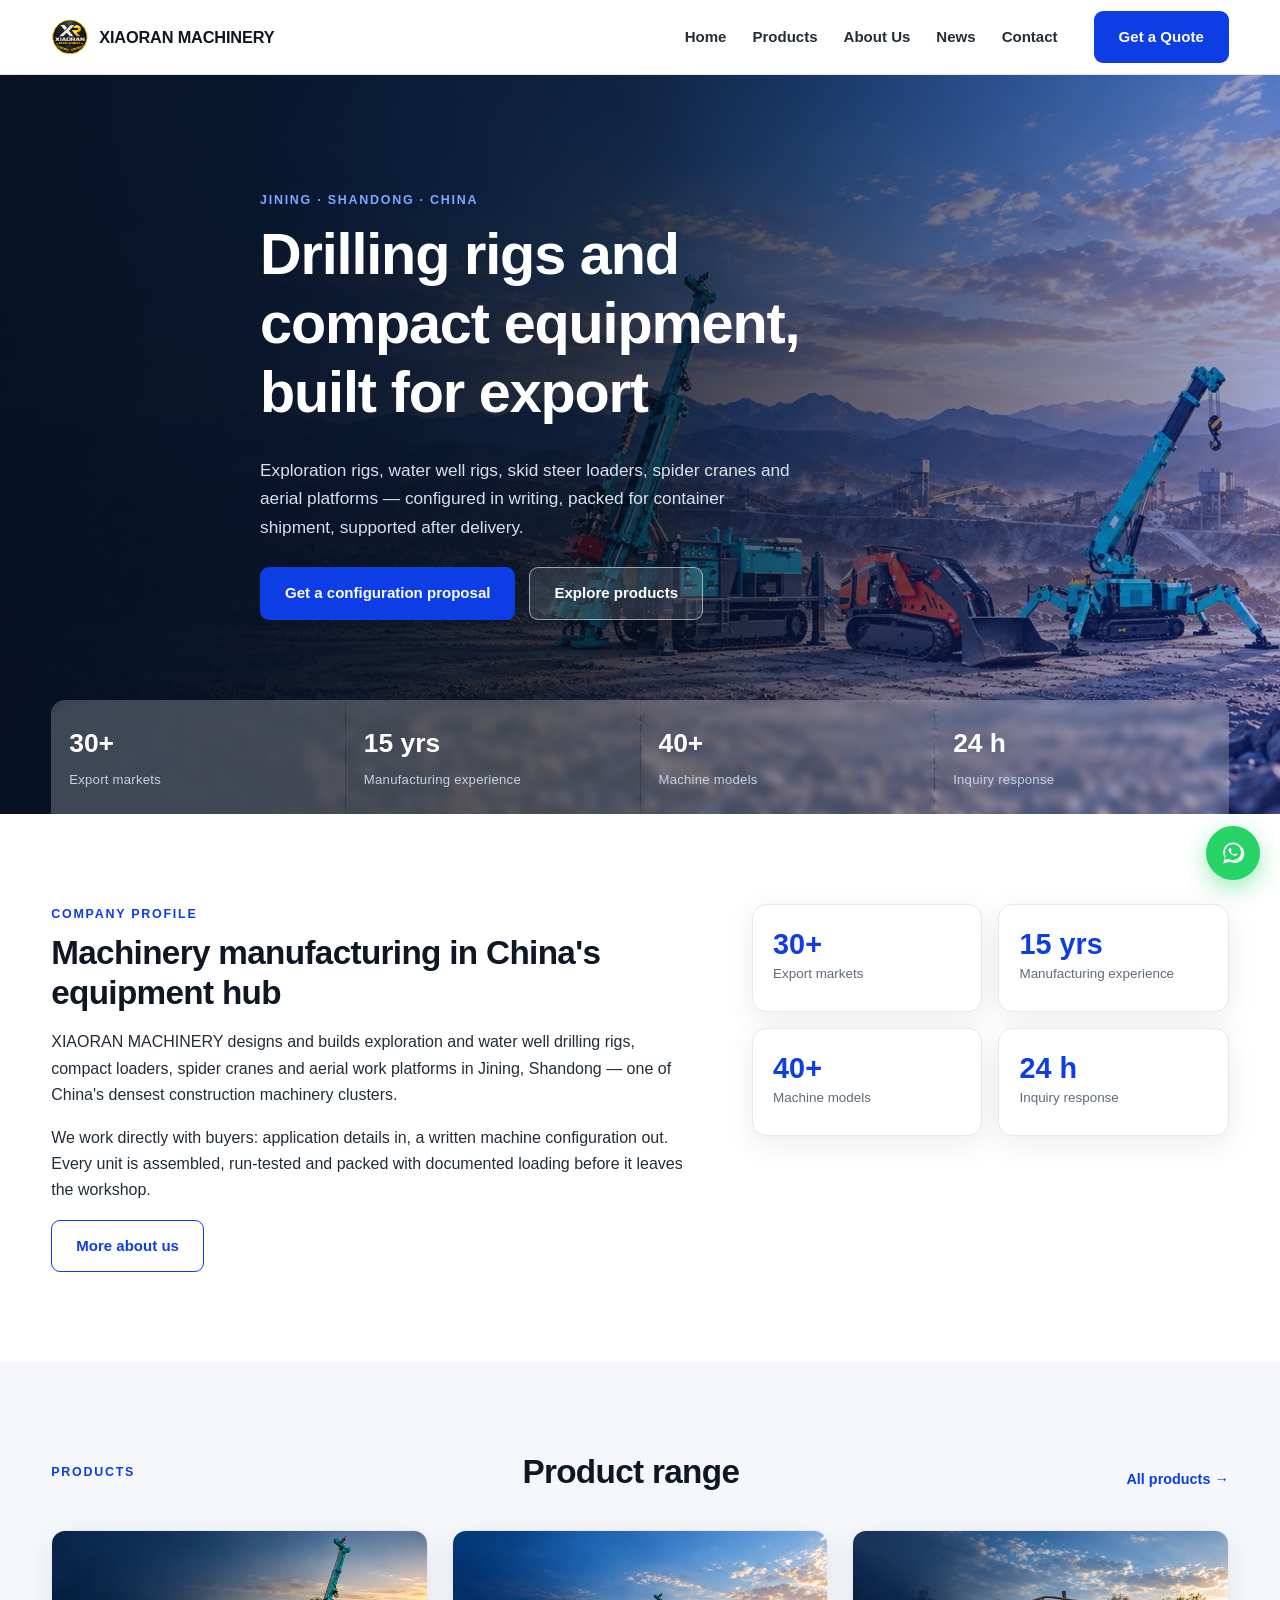
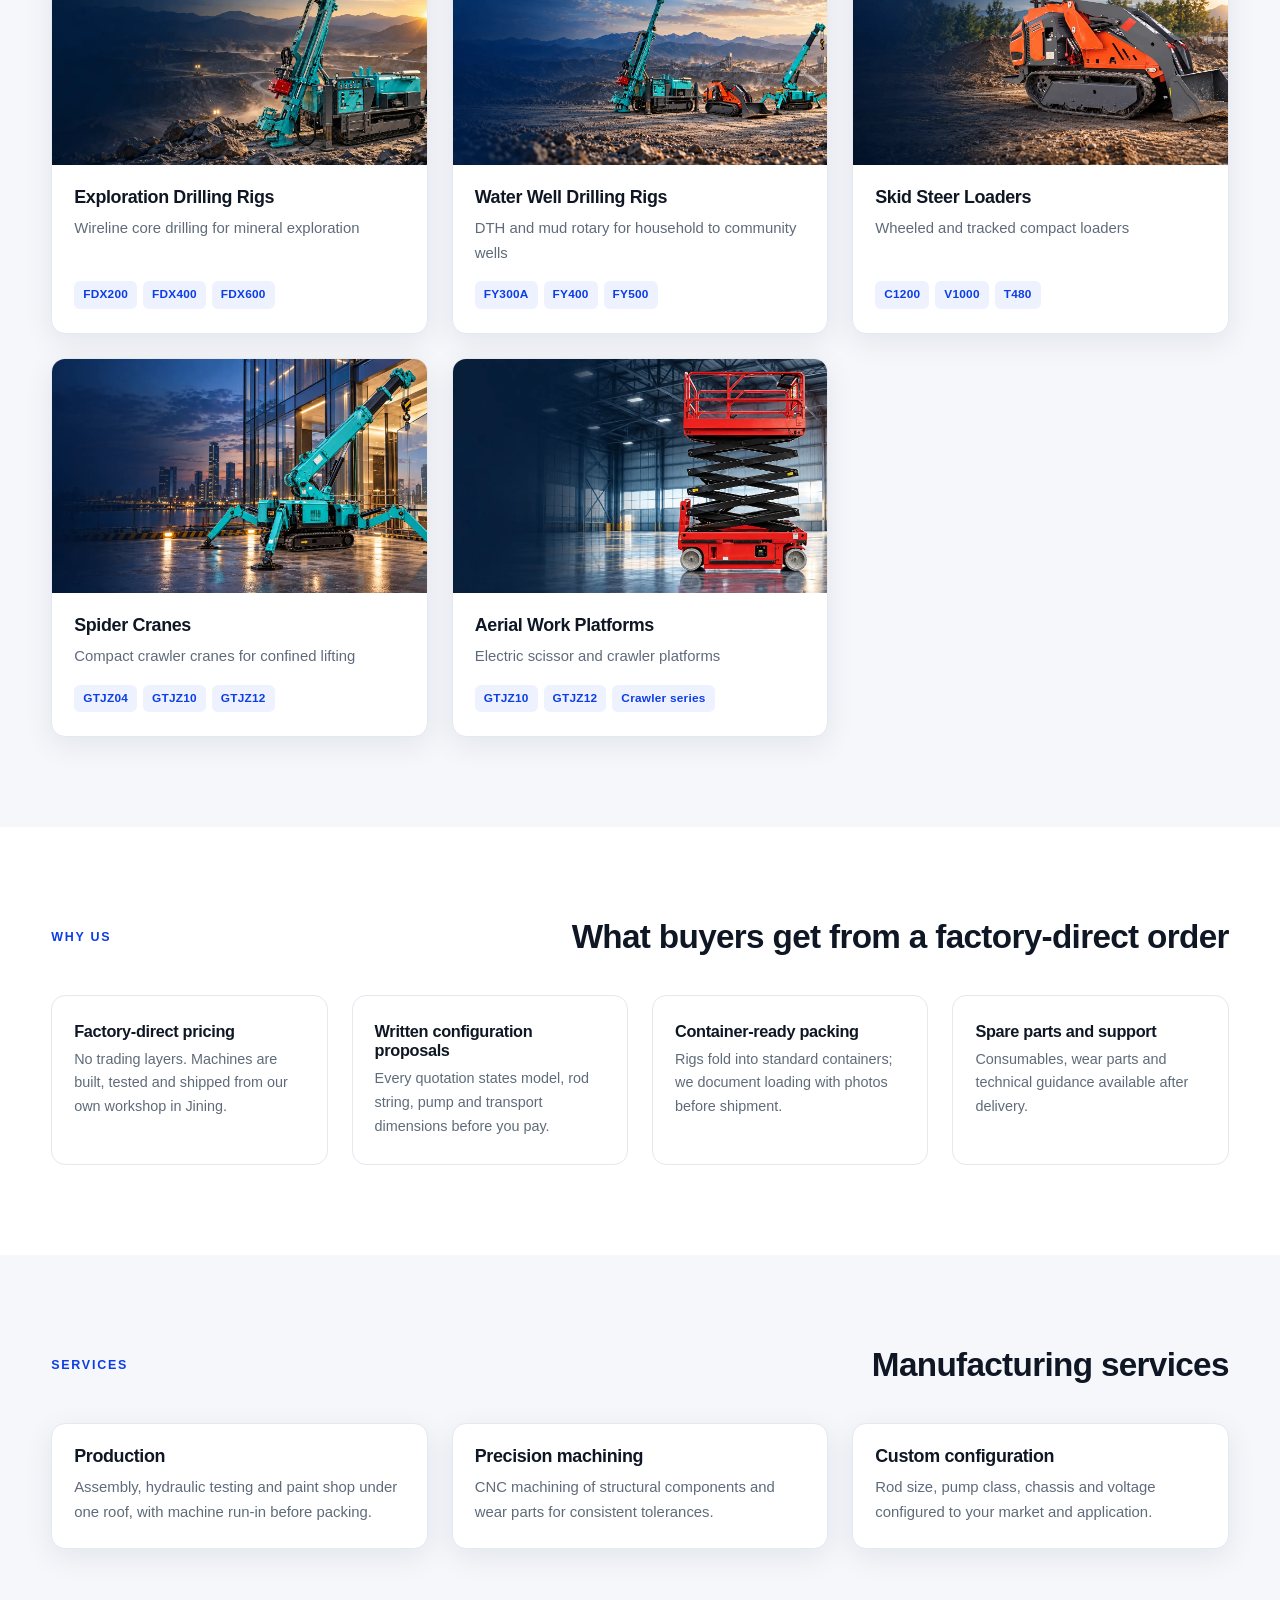
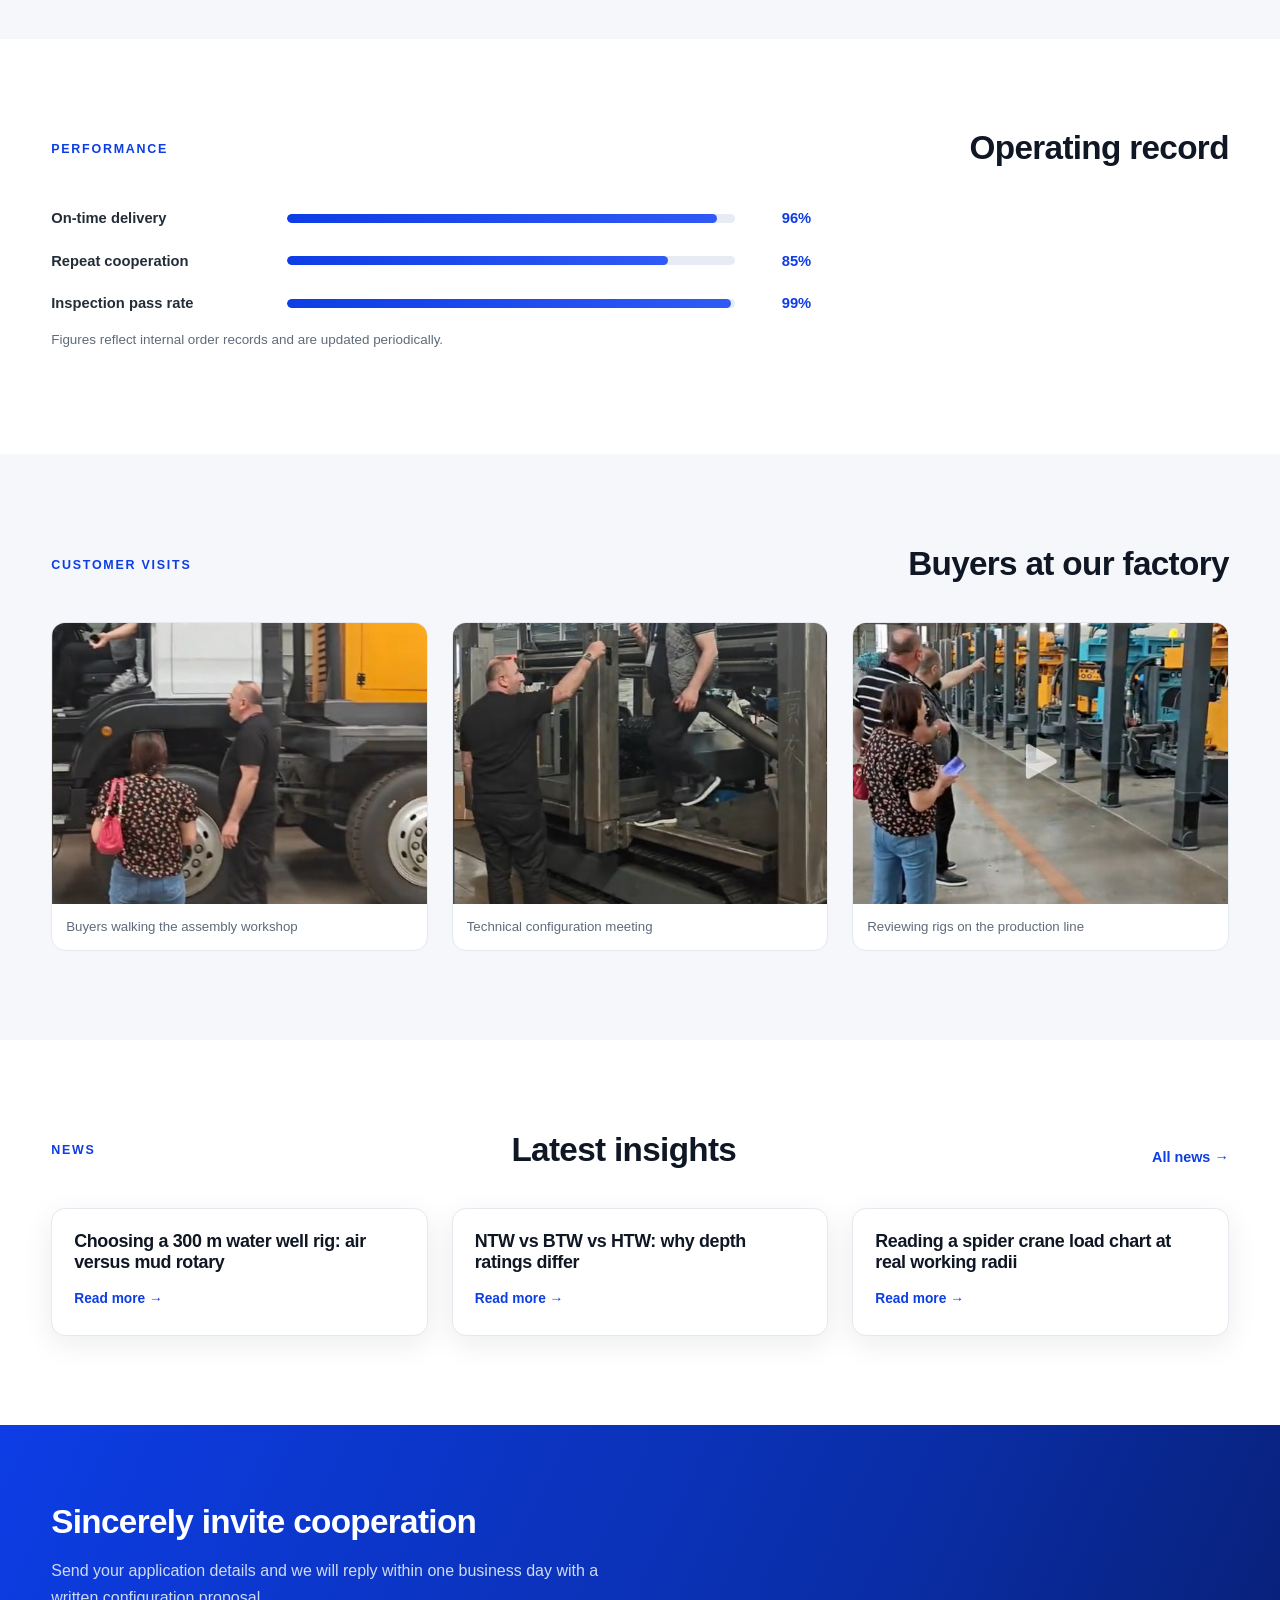
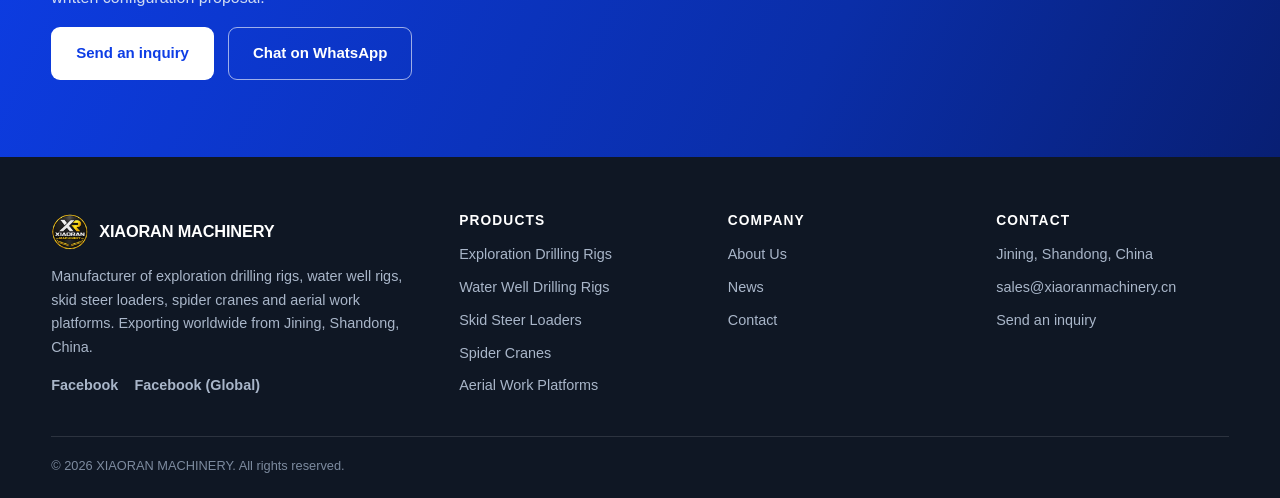
<file: index.html>
<!DOCTYPE html>
<html lang="en">
<head>
<meta charset="utf-8">
<meta name="viewport" content="width=device-width,initial-scale=1">
<title>XIAORAN MACHINERY | Drilling Rigs, Skid Steer Loaders & Spider Cranes Manufacturer</title>
<meta name="description" content="XIAORAN MACHINERY manufactures exploration drilling rigs, water well rigs, skid steer loaders, spider cranes and aerial work platforms in Jining, China. Factory-direct export with written configuration proposals.">
<link rel="canonical" href="https://www.xiaoranmachinery.com/">
<meta property="og:type" content="website">
<meta property="og:site_name" content="XIAORAN MACHINERY">
<meta property="og:title" content="XIAORAN MACHINERY | Drilling Rigs, Skid Steer Loaders & Spider Cranes Manufacturer">
<meta property="og:description" content="XIAORAN MACHINERY manufactures exploration drilling rigs, water well rigs, skid steer loaders, spider cranes and aerial work platforms in Jining, China. Factory-direct export with written configuration proposals.">
<meta property="og:image" content="https://www.xiaoranmachinery.com/assets/img/og-cover.webp">
<meta property="og:url" content="https://www.xiaoranmachinery.com/">
<meta name="twitter:card" content="summary_large_image">
<link rel="icon" href="/assets/img/logo.webp" type="image/webp">
<link rel="stylesheet" href="/assets/css/main.css">
<script type="application/ld+json">{"@context":"https://schema.org","@type":"Organization","@id":"https://www.xiaoranmachinery.com/#organization","name":"XIAORAN MACHINERY","url":"https://www.xiaoranmachinery.com/","logo":"https://www.xiaoranmachinery.com/assets/img/logo.webp","description":"Manufacturer and global supplier of exploration drilling rigs, water well drilling rigs, skid steer loaders, spider cranes and aerial work platforms, based in Jining, Shandong, China.","email":"sales@xiaoranmachinery.cn","address":{"@type":"PostalAddress","addressLocality":"Jining","addressRegion":"Shandong","addressCountry":"CN"},"sameAs":["https://www.facebook.com/profile.php?id=61591936822342","https://www.facebook.com/profile.php?id=61591527040105"]}</script>
</head>
<body>
<header class="site-header">
  <div class="wrap header-inner">
    <a class="logo" href="/"><img src="/assets/img/logo.webp" alt="XIAORAN MACHINERY logo" width="40" height="40"><span>XIAORAN MACHINERY</span></a>
    <nav class="nav">
      <a href="/">Home</a><a href="/products/">Products</a><a href="/about/">About Us</a><a href="/news/">News</a><a href="/contact/">Contact</a>
    </nav>
    <a class="btn btn-primary header-cta" href="/contact/">Get a Quote</a>
    <button class="nav-toggle" aria-label="Menu">☰</button>
  </div>
</header>

<main>
<section class="hero">
  <div class="hero-bg"><img src="/assets/img/hero-rig.webp" alt="XIAORAN drilling rig on site" fetchpriority="high"></div>
  <div class="wrap hero-inner">
    <p class="eyebrow">Jining · Shandong · China</p>
    <h1>Drilling rigs and compact equipment, built for export</h1>
    <p class="lead">Exploration rigs, water well rigs, skid steer loaders, spider cranes and aerial platforms — configured in writing, packed for container shipment, supported after delivery.</p>
    <div class="hero-actions">
      <a class="btn btn-primary" href="/contact/">Get a configuration proposal</a>
      <a class="btn btn-ghost" href="/products/">Explore products</a>
    </div>
  </div>
  <div class="wrap"><div class="stat-bar"><div><strong>30+</strong><span>Export markets</span></div><div><strong>15 yrs</strong><span>Manufacturing experience</span></div><div><strong>40+</strong><span>Machine models</span></div><div><strong>24 h</strong><span>Inquiry response</span></div></div></div>
</section>

<section class="section">
  <div class="wrap split">
    <div>
      <p class="eyebrow">Company profile</p>
      <h2>Machinery manufacturing in China's equipment hub</h2>
      <p>XIAORAN MACHINERY designs and builds exploration and water well drilling rigs, compact loaders, spider cranes and aerial work platforms in Jining, Shandong — one of China's densest construction machinery clusters.</p>
      <p>We work directly with buyers: application details in, a written machine configuration out. Every unit is assembled, run-tested and packed with documented loading before it leaves the workshop.</p>
      <a class="btn btn-outline" href="/about/">More about us</a>
    </div>
    <div class="stats-cards"><div class="stat-card"><strong>30+</strong><span>Export markets</span></div><div class="stat-card"><strong>15 yrs</strong><span>Manufacturing experience</span></div><div class="stat-card"><strong>40+</strong><span>Machine models</span></div><div class="stat-card"><strong>24 h</strong><span>Inquiry response</span></div></div>
  </div>
</section>

<section class="section alt">
  <div class="wrap">
    <div class="section-head"><p class="eyebrow">Products</p><h2>Product range</h2><a class="link-more" href="/products/">All products →</a></div>
    <div class="grid-3"><a class="card product-card" href="/products/exploration-drilling-rigs/">
      <div class="card-img"><img src="/assets/img/exploration-banner.webp" alt="Exploration Drilling Rigs" loading="lazy"></div>
      <div class="card-body"><h3>Exploration Drilling Rigs</h3><p>Wireline core drilling for mineral exploration</p><span class="chip-row"><span class="chip">FDX200</span><span class="chip">FDX400</span><span class="chip">FDX600</span></span></div>
    </a><a class="card product-card" href="/products/water-well-drilling-rigs/">
      <div class="card-img"><img src="/assets/img/product-lineup-banner.webp" alt="Water Well Drilling Rigs" loading="lazy"></div>
      <div class="card-body"><h3>Water Well Drilling Rigs</h3><p>DTH and mud rotary for household to community wells</p><span class="chip-row"><span class="chip">FY300A</span><span class="chip">FY400</span><span class="chip">FY500</span></span></div>
    </a><a class="card product-card" href="/products/skid-steer-loaders/">
      <div class="card-img"><img src="/assets/img/skid-steer-banner.webp" alt="Skid Steer Loaders" loading="lazy"></div>
      <div class="card-body"><h3>Skid Steer Loaders</h3><p>Wheeled and tracked compact loaders</p><span class="chip-row"><span class="chip">C1200</span><span class="chip">V1000</span><span class="chip">T480</span></span></div>
    </a><a class="card product-card" href="/products/spider-cranes/">
      <div class="card-img"><img src="/assets/img/spider-crane-banner.webp" alt="Spider Cranes" loading="lazy"></div>
      <div class="card-body"><h3>Spider Cranes</h3><p>Compact crawler cranes for confined lifting</p><span class="chip-row"><span class="chip">GTJZ04</span><span class="chip">GTJZ10</span><span class="chip">GTJZ12</span></span></div>
    </a><a class="card product-card" href="/products/aerial-work-platforms/">
      <div class="card-img"><img src="/assets/img/aerial-platform-banner.webp" alt="Aerial Work Platforms" loading="lazy"></div>
      <div class="card-body"><h3>Aerial Work Platforms</h3><p>Electric scissor and crawler platforms</p><span class="chip-row"><span class="chip">GTJZ10</span><span class="chip">GTJZ12</span><span class="chip">Crawler series</span></span></div>
    </a></div>
  </div>
</section>

<section class="section">
  <div class="wrap">
    <div class="section-head"><p class="eyebrow">Why us</p><h2>What buyers get from a factory-direct order</h2></div>
    <div class="grid-4"><div class="feature"><h3>Factory-direct pricing</h3><p>No trading layers. Machines are built, tested and shipped from our own workshop in Jining.</p></div><div class="feature"><h3>Written configuration proposals</h3><p>Every quotation states model, rod string, pump and transport dimensions before you pay.</p></div><div class="feature"><h3>Container-ready packing</h3><p>Rigs fold into standard containers; we document loading with photos before shipment.</p></div><div class="feature"><h3>Spare parts and support</h3><p>Consumables, wear parts and technical guidance available after delivery.</p></div></div>
  </div>
</section>

<section class="section alt">
  <div class="wrap">
    <div class="section-head"><p class="eyebrow">Services</p><h2>Manufacturing services</h2></div>
    <div class="grid-3"><div class="card"><div class="card-body"><h3>Production</h3><p>Assembly, hydraulic testing and paint shop under one roof, with machine run-in before packing.</p></div></div><div class="card"><div class="card-body"><h3>Precision machining</h3><p>CNC machining of structural components and wear parts for consistent tolerances.</p></div></div><div class="card"><div class="card-body"><h3>Custom configuration</h3><p>Rod size, pump class, chassis and voltage configured to your market and application.</p></div></div></div>
  </div>
</section>

<section class="section">
  <div class="wrap">
    <div class="section-head"><p class="eyebrow">Performance</p><h2>Operating record</h2></div>
    <div class="bars"><div class="bar-row"><span>On-time delivery</span><div class="bar"><i style="width:96%"></i></div><b>96%</b></div><div class="bar-row"><span>Repeat cooperation</span><div class="bar"><i style="width:85%"></i></div><b>85%</b></div><div class="bar-row"><span>Inspection pass rate</span><div class="bar"><i style="width:99%"></i></div><b>99%</b></div></div>
    <p class="note">Figures reflect internal order records and are updated periodically.</p>
  </div>
</section>

<section class="section alt">
  <div class="wrap">
    <div class="section-head"><p class="eyebrow">Customer visits</p><h2>Buyers at our factory</h2></div>
    <div class="grid-3 visit-grid"><figure><img src="/assets/img/visit-workshop-tour.jpg" alt="Buyers walking the assembly workshop" loading="lazy"><figcaption>Buyers walking the assembly workshop</figcaption></figure><figure><img src="/assets/img/visit-technical-meeting.jpg" alt="Technical configuration meeting" loading="lazy"><figcaption>Technical configuration meeting</figcaption></figure><figure><img src="/assets/img/visit-production-line.jpg" alt="Reviewing rigs on the production line" loading="lazy"><figcaption>Reviewing rigs on the production line</figcaption></figure></div>
  </div>
</section>

<section class="section">
  <div class="wrap">
    <div class="section-head"><p class="eyebrow">News</p><h2>Latest insights</h2><a class="link-more" href="/news/">All news →</a></div>
    <div class="grid-3"><a class="card news-card" href="/news/how-to-choose-300m-water-well-drilling-rig/"><div class="card-body"><h3>Choosing a 300 m water well rig: air versus mud rotary</h3><span class="more">Read more →</span></div></a><a class="card news-card" href="/news/ntw-btw-htw-drilling-depth/"><div class="card-body"><h3>NTW vs BTW vs HTW: why depth ratings differ</h3><span class="more">Read more →</span></div></a><a class="card news-card" href="/news/spider-crane-load-chart-working-radius/"><div class="card-body"><h3>Reading a spider crane load chart at real working radii</h3><span class="more">Read more →</span></div></a></div>
  </div>
</section>

<section class="cta-band">
  <div class="wrap">
    <h2>Sincerely invite cooperation</h2>
    <p>Send your application details and we will reply within one business day with a written configuration proposal.</p>
    <div class="hero-actions"><a class="btn btn-light" href="/contact/">Send an inquiry</a><a class="btn btn-light ghost" href="https://wa.me/8615668159010" target="_blank" rel="noopener">Chat on WhatsApp</a></div>
  </div>
</section>
</main>

<footer class="site-footer">
  <div class="wrap foot-grid">
    <div class="foot-brand">
      <a class="logo" href="/"><img src="/assets/img/logo.webp" alt="XIAORAN MACHINERY logo" width="36" height="36"><span>XIAORAN MACHINERY</span></a>
      <p>Manufacturer of exploration drilling rigs, water well rigs, skid steer loaders, spider cranes and aerial work platforms. Exporting worldwide from Jining, Shandong, China.</p>
      <div class="foot-social"><a href="https://www.facebook.com/profile.php?id=61591936822342" target="_blank" rel="noopener">Facebook</a><a href="https://www.facebook.com/profile.php?id=61591527040105" target="_blank" rel="noopener">Facebook (Global)</a></div>
    </div>
    <div><h4>Products</h4><ul><li><a href="/products/exploration-drilling-rigs/">Exploration Drilling Rigs</a></li><li><a href="/products/water-well-drilling-rigs/">Water Well Drilling Rigs</a></li><li><a href="/products/skid-steer-loaders/">Skid Steer Loaders</a></li><li><a href="/products/spider-cranes/">Spider Cranes</a></li><li><a href="/products/aerial-work-platforms/">Aerial Work Platforms</a></li></ul></div>
    <div><h4>Company</h4><ul><li><a href="/about/">About Us</a></li><li><a href="/news/">News</a></li><li><a href="/contact/">Contact</a></li></ul></div>
    <div><h4>Contact</h4><ul class="foot-contact"><li>Jining, Shandong, China</li><li><a href="mailto:sales@xiaoranmachinery.cn">sales@xiaoranmachinery.cn</a></li><li><a href="/contact/">Send an inquiry</a></li></ul></div>
  </div>
  <div class="wrap copyright">© 2026 XIAORAN MACHINERY. All rights reserved.</div>
</footer>
<a class="wa-float" href="https://wa.me/8615668159010" target="_blank" rel="noopener" aria-label="Chat on WhatsApp">
  <svg viewBox="0 0 32 32" width="26" height="26" fill="currentColor"><path d="M16 3C9.4 3 4 8.4 4 15c0 2.3.6 4.4 1.7 6.2L4 29l8-2.1c1.7.9 3.7 1.4 5.9 1.4h.1c6.6 0 12-5.4 12-12S22.6 3 16 3zm0 21.8c-1.9 0-3.7-.5-5.2-1.4l-.4-.2-4.7 1.2 1.3-4.6-.3-.4A9.7 9.7 0 016.2 15c0-5.4 4.4-9.8 9.8-9.8S25.8 9.6 25.8 15s-4.4 9.8-9.8 9.8zm5.4-7.3c-.3-.1-1.7-.8-2-.9-.3-.1-.5-.1-.7.1-.2.3-.7.9-.9 1.1-.2.2-.3.2-.6.1-.3-.1-1.2-.4-2.3-1.4-.9-.8-1.4-1.7-1.6-2-.2-.3 0-.5.1-.6l.5-.6c.2-.2.2-.3.3-.5.1-.2 0-.4 0-.5 0-.1-.7-1.6-.9-2.2-.2-.4-.4-.4-.6-.4h-.5c-.2 0-.5.1-.7.3-.2.3-.9.9-.9 2.2s.9 2.5 1 2.7c.1.2 1.8 2.7 4.3 3.8.6.3 1.1.4 1.5.5.6.2 1.2.2 1.6.1.5-.1 1.7-.7 1.9-1.3.2-.7.2-1.2.2-1.3-.1-.2-.3-.3-.6-.4z"/></svg>
</a>
<script src="/assets/js/main.js" defer></script>
</body>
</html>
</file>
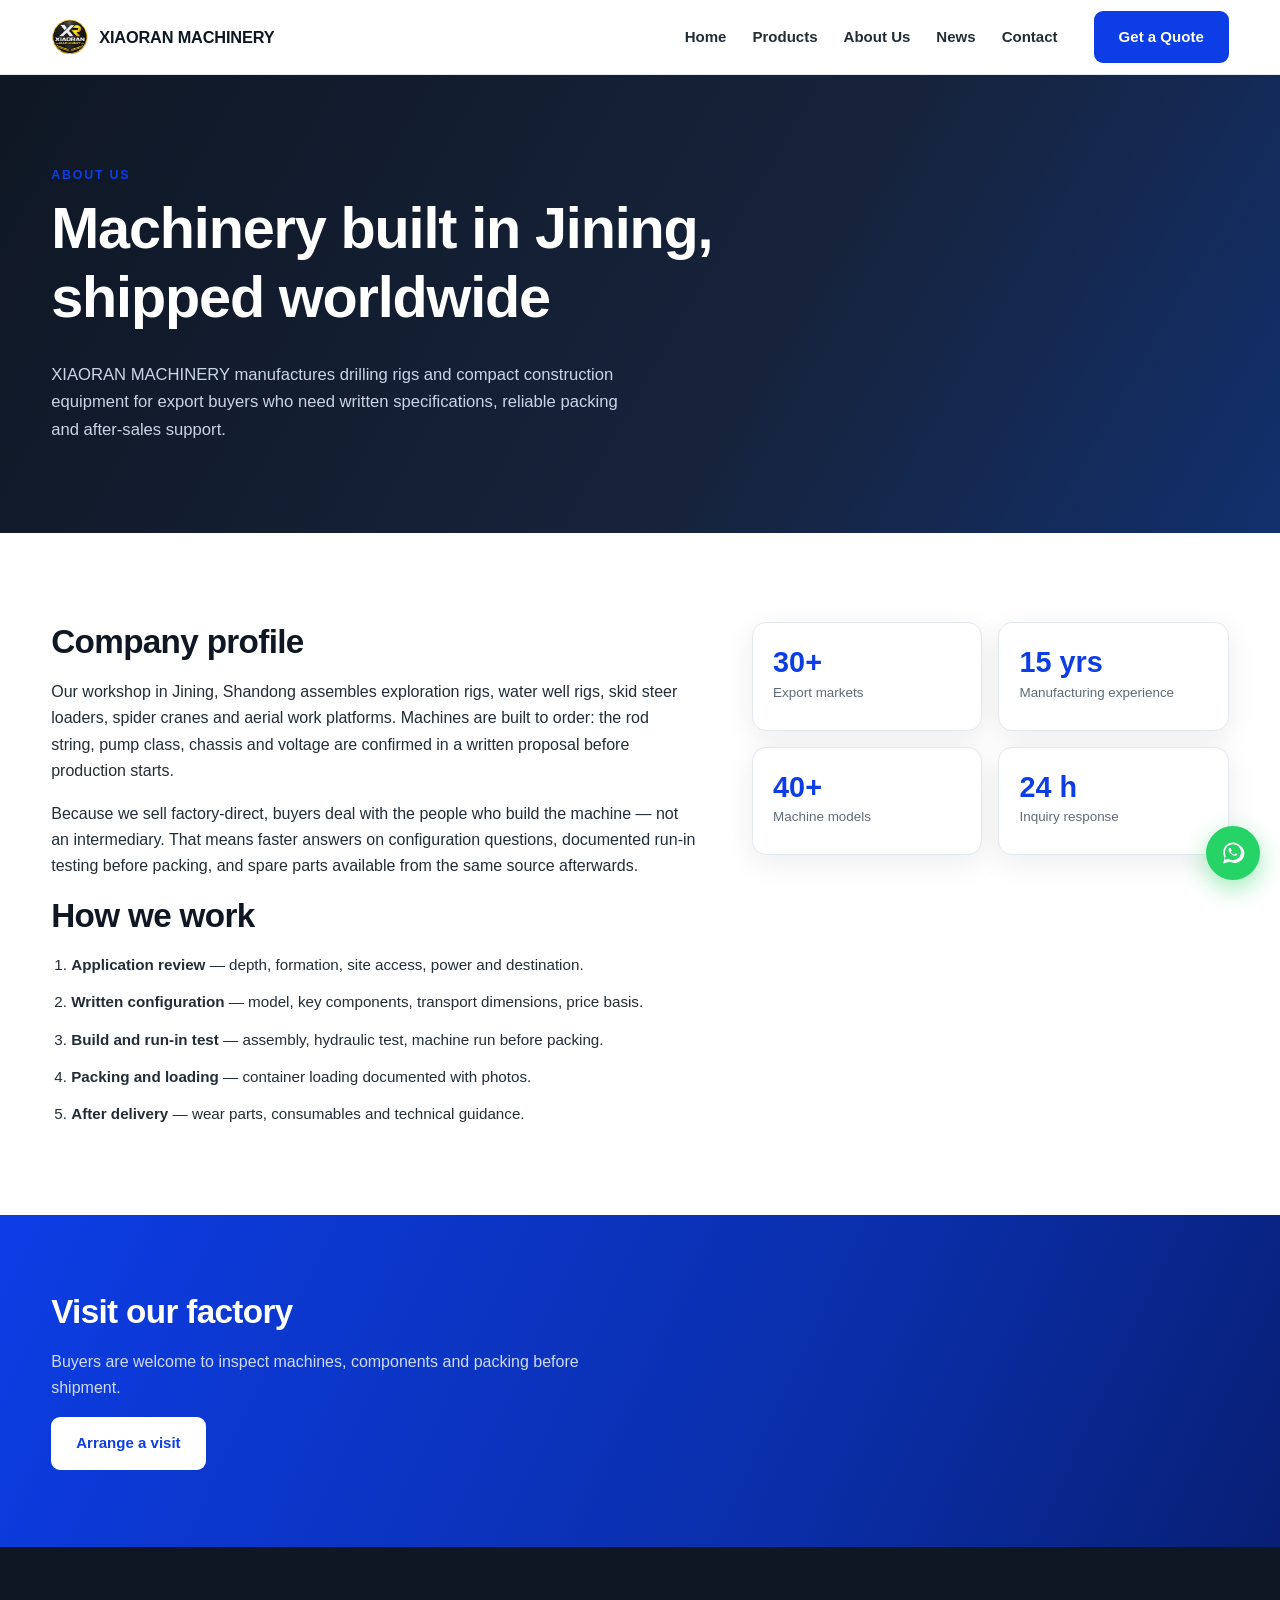
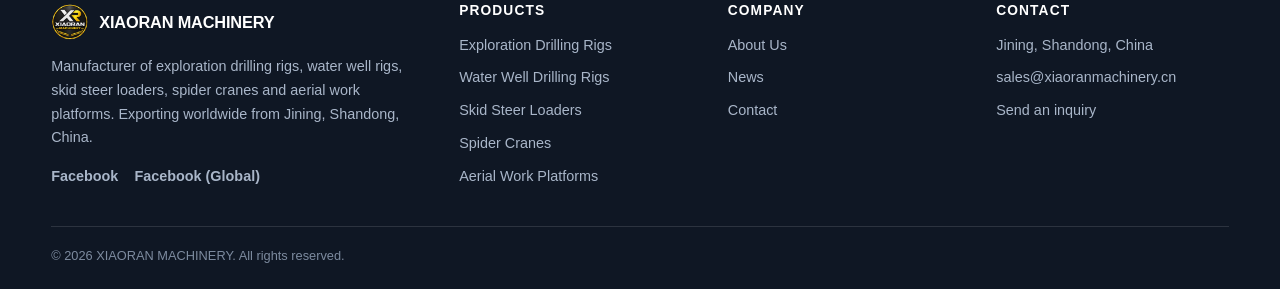
<file: about/index.html>
<!DOCTYPE html>
<html lang="en">
<head>
<meta charset="utf-8">
<meta name="viewport" content="width=device-width,initial-scale=1">
<title>About XIAORAN MACHINERY | Drilling Rig Manufacturer in Jining, China</title>
<meta name="description" content="Factory-direct manufacturer of exploration and water well drilling rigs, compact loaders, spider cranes and aerial platforms. Written configurations, documented packing, after-sales support.">
<link rel="canonical" href="https://www.xiaoranmachinery.com/about/">
<meta property="og:type" content="website">
<meta property="og:site_name" content="XIAORAN MACHINERY">
<meta property="og:title" content="About XIAORAN MACHINERY | Drilling Rig Manufacturer in Jining, China">
<meta property="og:description" content="Factory-direct manufacturer of exploration and water well drilling rigs, compact loaders, spider cranes and aerial platforms. Written configurations, documented packing, after-sales support.">
<meta property="og:image" content="https://www.xiaoranmachinery.com/assets/img/og-cover.webp">
<meta property="og:url" content="https://www.xiaoranmachinery.com/about/">
<meta name="twitter:card" content="summary_large_image">
<link rel="icon" href="/assets/img/logo.webp" type="image/webp">
<link rel="stylesheet" href="/assets/css/main.css">
<script type="application/ld+json">{"@context":"https://schema.org","@type":"Organization","@id":"https://www.xiaoranmachinery.com/#organization","name":"XIAORAN MACHINERY","url":"https://www.xiaoranmachinery.com/","logo":"https://www.xiaoranmachinery.com/assets/img/logo.webp","description":"Manufacturer and global supplier of exploration drilling rigs, water well drilling rigs, skid steer loaders, spider cranes and aerial work platforms, based in Jining, Shandong, China.","email":"sales@xiaoranmachinery.cn","address":{"@type":"PostalAddress","addressLocality":"Jining","addressRegion":"Shandong","addressCountry":"CN"},"sameAs":["https://www.facebook.com/profile.php?id=61591936822342","https://www.facebook.com/profile.php?id=61591527040105"]}</script>
</head>
<body>
<header class="site-header">
  <div class="wrap header-inner">
    <a class="logo" href="/"><img src="/assets/img/logo.webp" alt="XIAORAN MACHINERY logo" width="40" height="40"><span>XIAORAN MACHINERY</span></a>
    <nav class="nav">
      <a href="/">Home</a><a href="/products/">Products</a><a href="/about/">About Us</a><a href="/news/">News</a><a href="/contact/">Contact</a>
    </nav>
    <a class="btn btn-primary header-cta" href="/contact/">Get a Quote</a>
    <button class="nav-toggle" aria-label="Menu">☰</button>
  </div>
</header>

<main>
<section class="page-hero"><div class="wrap"><p class="eyebrow">About us</p><h1>Machinery built in Jining, shipped worldwide</h1><p class="lead">XIAORAN MACHINERY manufactures drilling rigs and compact construction equipment for export buyers who need written specifications, reliable packing and after-sales support.</p></div></section>
<section class="section"><div class="wrap split">
  <div>
    <h2>Company profile</h2>
    <p>Our workshop in Jining, Shandong assembles exploration rigs, water well rigs, skid steer loaders, spider cranes and aerial work platforms. Machines are built to order: the rod string, pump class, chassis and voltage are confirmed in a written proposal before production starts.</p>
    <p>Because we sell factory-direct, buyers deal with the people who build the machine — not an intermediary. That means faster answers on configuration questions, documented run-in testing before packing, and spare parts available from the same source afterwards.</p>
    <h2>How we work</h2>
    <ol class="steps">
      <li><strong>Application review</strong> — depth, formation, site access, power and destination.</li>
      <li><strong>Written configuration</strong> — model, key components, transport dimensions, price basis.</li>
      <li><strong>Build and run-in test</strong> — assembly, hydraulic test, machine run before packing.</li>
      <li><strong>Packing and loading</strong> — container loading documented with photos.</li>
      <li><strong>After delivery</strong> — wear parts, consumables and technical guidance.</li>
    </ol>
  </div>
  <div class="stats-cards"><div class="stat-card"><strong>30+</strong><span>Export markets</span></div><div class="stat-card"><strong>15 yrs</strong><span>Manufacturing experience</span></div><div class="stat-card"><strong>40+</strong><span>Machine models</span></div><div class="stat-card"><strong>24 h</strong><span>Inquiry response</span></div></div>
</div></section>
<section class="cta-band"><div class="wrap"><h2>Visit our factory</h2><p>Buyers are welcome to inspect machines, components and packing before shipment.</p><a class="btn btn-light" href="/contact/">Arrange a visit</a></div></section>
</main>

<footer class="site-footer">
  <div class="wrap foot-grid">
    <div class="foot-brand">
      <a class="logo" href="/"><img src="/assets/img/logo.webp" alt="XIAORAN MACHINERY logo" width="36" height="36"><span>XIAORAN MACHINERY</span></a>
      <p>Manufacturer of exploration drilling rigs, water well rigs, skid steer loaders, spider cranes and aerial work platforms. Exporting worldwide from Jining, Shandong, China.</p>
      <div class="foot-social"><a href="https://www.facebook.com/profile.php?id=61591936822342" target="_blank" rel="noopener">Facebook</a><a href="https://www.facebook.com/profile.php?id=61591527040105" target="_blank" rel="noopener">Facebook (Global)</a></div>
    </div>
    <div><h4>Products</h4><ul><li><a href="/products/exploration-drilling-rigs/">Exploration Drilling Rigs</a></li><li><a href="/products/water-well-drilling-rigs/">Water Well Drilling Rigs</a></li><li><a href="/products/skid-steer-loaders/">Skid Steer Loaders</a></li><li><a href="/products/spider-cranes/">Spider Cranes</a></li><li><a href="/products/aerial-work-platforms/">Aerial Work Platforms</a></li></ul></div>
    <div><h4>Company</h4><ul><li><a href="/about/">About Us</a></li><li><a href="/news/">News</a></li><li><a href="/contact/">Contact</a></li></ul></div>
    <div><h4>Contact</h4><ul class="foot-contact"><li>Jining, Shandong, China</li><li><a href="mailto:sales@xiaoranmachinery.cn">sales@xiaoranmachinery.cn</a></li><li><a href="/contact/">Send an inquiry</a></li></ul></div>
  </div>
  <div class="wrap copyright">© 2026 XIAORAN MACHINERY. All rights reserved.</div>
</footer>
<a class="wa-float" href="https://wa.me/8615668159010" target="_blank" rel="noopener" aria-label="Chat on WhatsApp">
  <svg viewBox="0 0 32 32" width="26" height="26" fill="currentColor"><path d="M16 3C9.4 3 4 8.4 4 15c0 2.3.6 4.4 1.7 6.2L4 29l8-2.1c1.7.9 3.7 1.4 5.9 1.4h.1c6.6 0 12-5.4 12-12S22.6 3 16 3zm0 21.8c-1.9 0-3.7-.5-5.2-1.4l-.4-.2-4.7 1.2 1.3-4.6-.3-.4A9.7 9.7 0 016.2 15c0-5.4 4.4-9.8 9.8-9.8S25.8 9.6 25.8 15s-4.4 9.8-9.8 9.8zm5.4-7.3c-.3-.1-1.7-.8-2-.9-.3-.1-.5-.1-.7.1-.2.3-.7.9-.9 1.1-.2.2-.3.2-.6.1-.3-.1-1.2-.4-2.3-1.4-.9-.8-1.4-1.7-1.6-2-.2-.3 0-.5.1-.6l.5-.6c.2-.2.2-.3.3-.5.1-.2 0-.4 0-.5 0-.1-.7-1.6-.9-2.2-.2-.4-.4-.4-.6-.4h-.5c-.2 0-.5.1-.7.3-.2.3-.9.9-.9 2.2s.9 2.5 1 2.7c.1.2 1.8 2.7 4.3 3.8.6.3 1.1.4 1.5.5.6.2 1.2.2 1.6.1.5-.1 1.7-.7 1.9-1.3.2-.7.2-1.2.2-1.3-.1-.2-.3-.3-.6-.4z"/></svg>
</a>
<script src="/assets/js/main.js" defer></script>
</body>
</html>
</file>
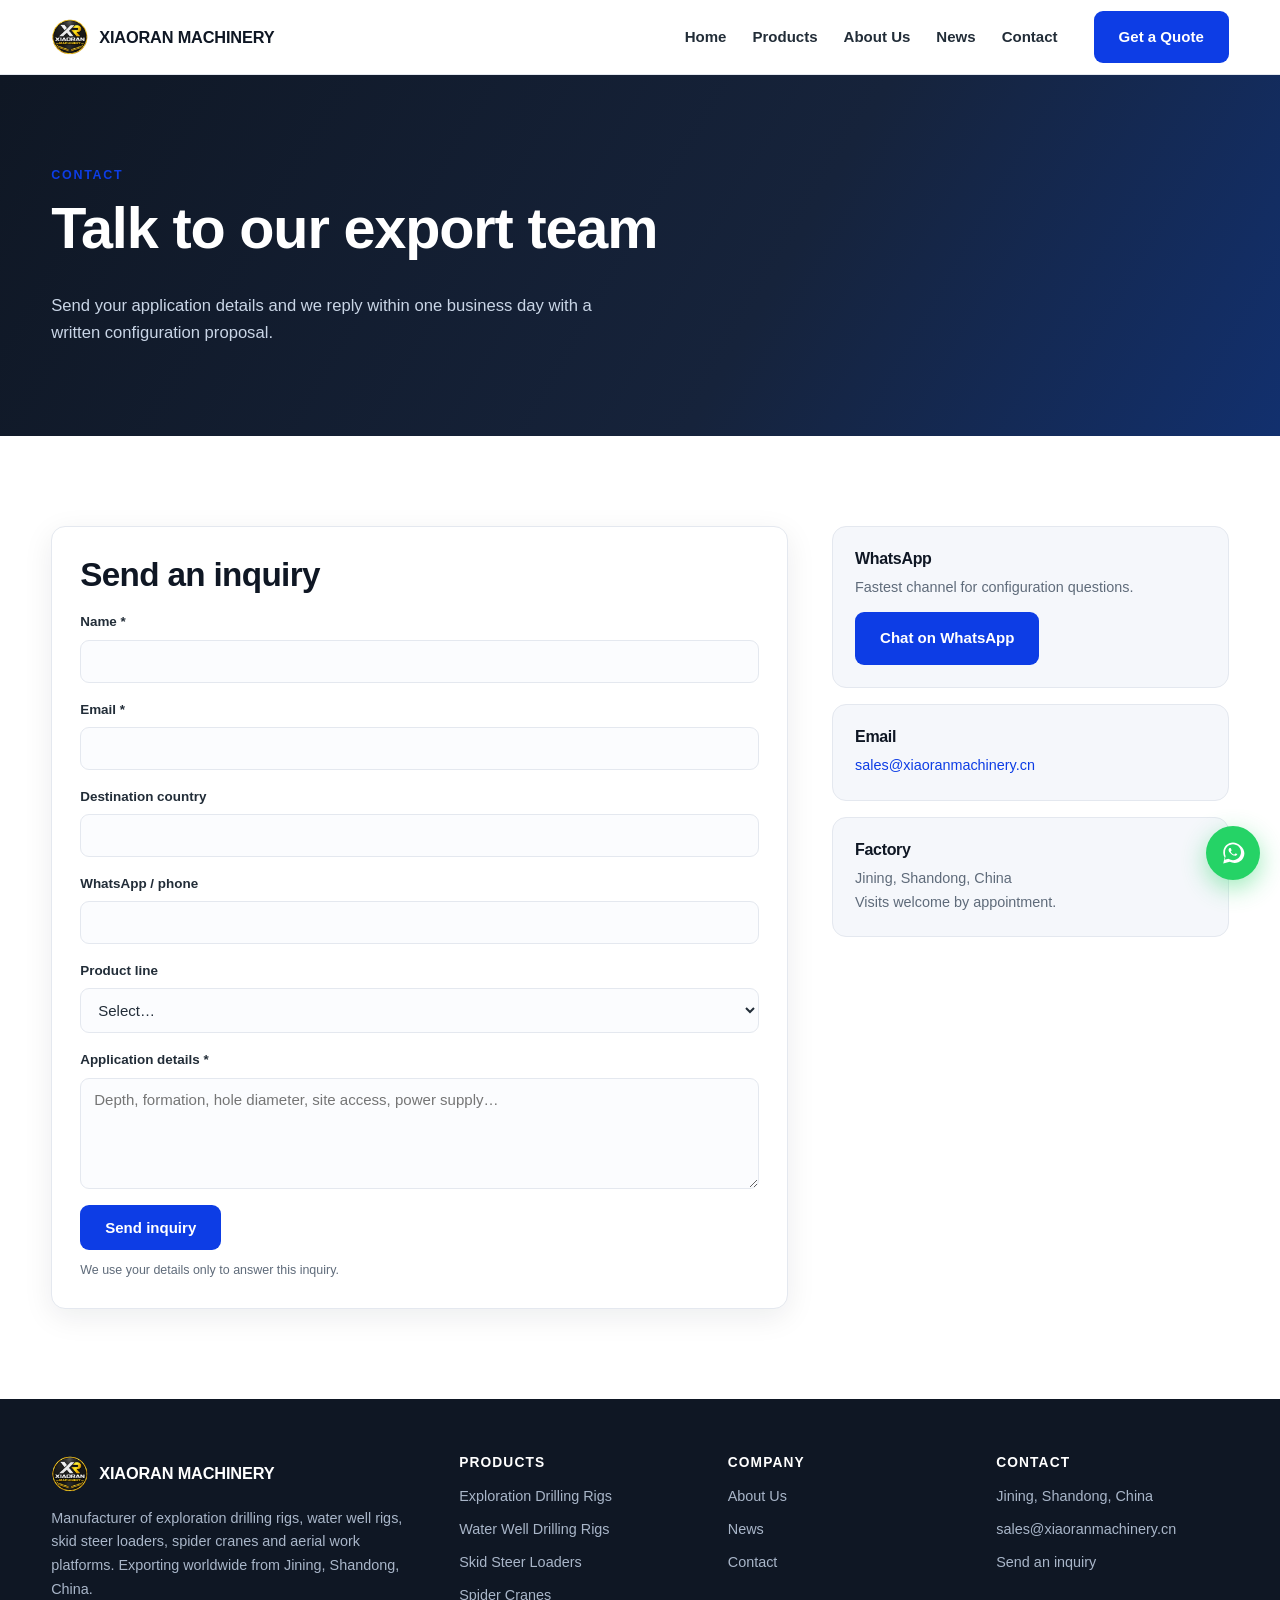
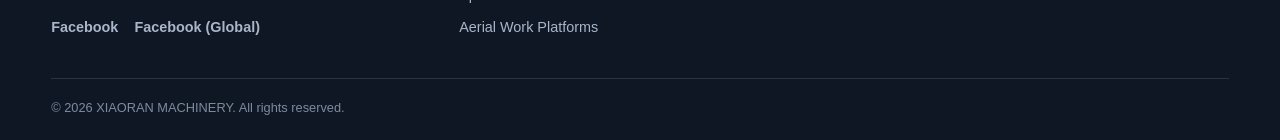
<file: contact/index.html>
<!DOCTYPE html>
<html lang="en">
<head>
<meta charset="utf-8">
<meta name="viewport" content="width=device-width,initial-scale=1">
<title>Contact XIAORAN MACHINERY | Inquiry and Configuration Proposal</title>
<meta name="description" content="Contact XIAORAN MACHINERY by WhatsApp, email or inquiry form. Send depth, formation and site details for a written configuration proposal within one business day.">
<link rel="canonical" href="https://www.xiaoranmachinery.com/contact/">
<meta property="og:type" content="website">
<meta property="og:site_name" content="XIAORAN MACHINERY">
<meta property="og:title" content="Contact XIAORAN MACHINERY | Inquiry and Configuration Proposal">
<meta property="og:description" content="Contact XIAORAN MACHINERY by WhatsApp, email or inquiry form. Send depth, formation and site details for a written configuration proposal within one business day.">
<meta property="og:image" content="https://www.xiaoranmachinery.com/assets/img/og-cover.webp">
<meta property="og:url" content="https://www.xiaoranmachinery.com/contact/">
<meta name="twitter:card" content="summary_large_image">
<link rel="icon" href="/assets/img/logo.webp" type="image/webp">
<link rel="stylesheet" href="/assets/css/main.css">
<script type="application/ld+json">{"@context":"https://schema.org","@type":"Organization","@id":"https://www.xiaoranmachinery.com/#organization","name":"XIAORAN MACHINERY","url":"https://www.xiaoranmachinery.com/","logo":"https://www.xiaoranmachinery.com/assets/img/logo.webp","description":"Manufacturer and global supplier of exploration drilling rigs, water well drilling rigs, skid steer loaders, spider cranes and aerial work platforms, based in Jining, Shandong, China.","email":"sales@xiaoranmachinery.cn","address":{"@type":"PostalAddress","addressLocality":"Jining","addressRegion":"Shandong","addressCountry":"CN"},"sameAs":["https://www.facebook.com/profile.php?id=61591936822342","https://www.facebook.com/profile.php?id=61591527040105"]}</script>
</head>
<body>
<header class="site-header">
  <div class="wrap header-inner">
    <a class="logo" href="/"><img src="/assets/img/logo.webp" alt="XIAORAN MACHINERY logo" width="40" height="40"><span>XIAORAN MACHINERY</span></a>
    <nav class="nav">
      <a href="/">Home</a><a href="/products/">Products</a><a href="/about/">About Us</a><a href="/news/">News</a><a href="/contact/">Contact</a>
    </nav>
    <a class="btn btn-primary header-cta" href="/contact/">Get a Quote</a>
    <button class="nav-toggle" aria-label="Menu">☰</button>
  </div>
</header>

<main>
<section class="page-hero"><div class="wrap"><p class="eyebrow">Contact</p><h1>Talk to our export team</h1><p class="lead">Send your application details and we reply within one business day with a written configuration proposal.</p></div></section>
<section class="section"><div class="wrap contact-grid">
  <form class="contact-form" action="https://formspree.io/f/YOUR_FORM_ID" method="POST">
    <h2>Send an inquiry</h2>
    <div class="field"><label for="name">Name *</label><input id="name" name="name" required></div>
    <div class="field"><label for="email">Email *</label><input id="email" name="email" type="email" required></div>
    <div class="field"><label for="country">Destination country</label><input id="country" name="country"></div>
    <div class="field"><label for="whatsapp">WhatsApp / phone</label><input id="whatsapp" name="whatsapp"></div>
    <div class="field"><label for="product">Product line</label><select id="product" name="product"><option value="">Select…</option><option value="exploration-drilling-rigs">Exploration Drilling Rigs</option><option value="water-well-drilling-rigs">Water Well Drilling Rigs</option><option value="skid-steer-loaders">Skid Steer Loaders</option><option value="spider-cranes">Spider Cranes</option><option value="aerial-work-platforms">Aerial Work Platforms</option></select></div>
    <div class="field"><label for="message">Application details *</label><textarea id="message" name="message" rows="5" required placeholder="Depth, formation, hole diameter, site access, power supply…"></textarea></div>
    <button class="btn btn-primary" type="submit">Send inquiry</button>
    <p class="form-note">We use your details only to answer this inquiry.</p>
  </form>
  <aside class="contact-side">
    <div class="contact-card"><h3>WhatsApp</h3><p>Fastest channel for configuration questions.</p><a class="btn btn-primary" href="https://wa.me/8615668159010" target="_blank" rel="noopener">Chat on WhatsApp</a></div>
    <div class="contact-card"><h3>Email</h3><p><a href="mailto:sales@xiaoranmachinery.cn">sales@xiaoranmachinery.cn</a></p></div>
    <div class="contact-card"><h3>Factory</h3><p>Jining, Shandong, China<br>Visits welcome by appointment.</p></div>
  </aside>
</div></section>
</main>

<footer class="site-footer">
  <div class="wrap foot-grid">
    <div class="foot-brand">
      <a class="logo" href="/"><img src="/assets/img/logo.webp" alt="XIAORAN MACHINERY logo" width="36" height="36"><span>XIAORAN MACHINERY</span></a>
      <p>Manufacturer of exploration drilling rigs, water well rigs, skid steer loaders, spider cranes and aerial work platforms. Exporting worldwide from Jining, Shandong, China.</p>
      <div class="foot-social"><a href="https://www.facebook.com/profile.php?id=61591936822342" target="_blank" rel="noopener">Facebook</a><a href="https://www.facebook.com/profile.php?id=61591527040105" target="_blank" rel="noopener">Facebook (Global)</a></div>
    </div>
    <div><h4>Products</h4><ul><li><a href="/products/exploration-drilling-rigs/">Exploration Drilling Rigs</a></li><li><a href="/products/water-well-drilling-rigs/">Water Well Drilling Rigs</a></li><li><a href="/products/skid-steer-loaders/">Skid Steer Loaders</a></li><li><a href="/products/spider-cranes/">Spider Cranes</a></li><li><a href="/products/aerial-work-platforms/">Aerial Work Platforms</a></li></ul></div>
    <div><h4>Company</h4><ul><li><a href="/about/">About Us</a></li><li><a href="/news/">News</a></li><li><a href="/contact/">Contact</a></li></ul></div>
    <div><h4>Contact</h4><ul class="foot-contact"><li>Jining, Shandong, China</li><li><a href="mailto:sales@xiaoranmachinery.cn">sales@xiaoranmachinery.cn</a></li><li><a href="/contact/">Send an inquiry</a></li></ul></div>
  </div>
  <div class="wrap copyright">© 2026 XIAORAN MACHINERY. All rights reserved.</div>
</footer>
<a class="wa-float" href="https://wa.me/8615668159010" target="_blank" rel="noopener" aria-label="Chat on WhatsApp">
  <svg viewBox="0 0 32 32" width="26" height="26" fill="currentColor"><path d="M16 3C9.4 3 4 8.4 4 15c0 2.3.6 4.4 1.7 6.2L4 29l8-2.1c1.7.9 3.7 1.4 5.9 1.4h.1c6.6 0 12-5.4 12-12S22.6 3 16 3zm0 21.8c-1.9 0-3.7-.5-5.2-1.4l-.4-.2-4.7 1.2 1.3-4.6-.3-.4A9.7 9.7 0 016.2 15c0-5.4 4.4-9.8 9.8-9.8S25.8 9.6 25.8 15s-4.4 9.8-9.8 9.8zm5.4-7.3c-.3-.1-1.7-.8-2-.9-.3-.1-.5-.1-.7.1-.2.3-.7.9-.9 1.1-.2.2-.3.2-.6.1-.3-.1-1.2-.4-2.3-1.4-.9-.8-1.4-1.7-1.6-2-.2-.3 0-.5.1-.6l.5-.6c.2-.2.2-.3.3-.5.1-.2 0-.4 0-.5 0-.1-.7-1.6-.9-2.2-.2-.4-.4-.4-.6-.4h-.5c-.2 0-.5.1-.7.3-.2.3-.9.9-.9 2.2s.9 2.5 1 2.7c.1.2 1.8 2.7 4.3 3.8.6.3 1.1.4 1.5.5.6.2 1.2.2 1.6.1.5-.1 1.7-.7 1.9-1.3.2-.7.2-1.2.2-1.3-.1-.2-.3-.3-.6-.4z"/></svg>
</a>
<script src="/assets/js/main.js" defer></script>
</body>
</html>
</file>
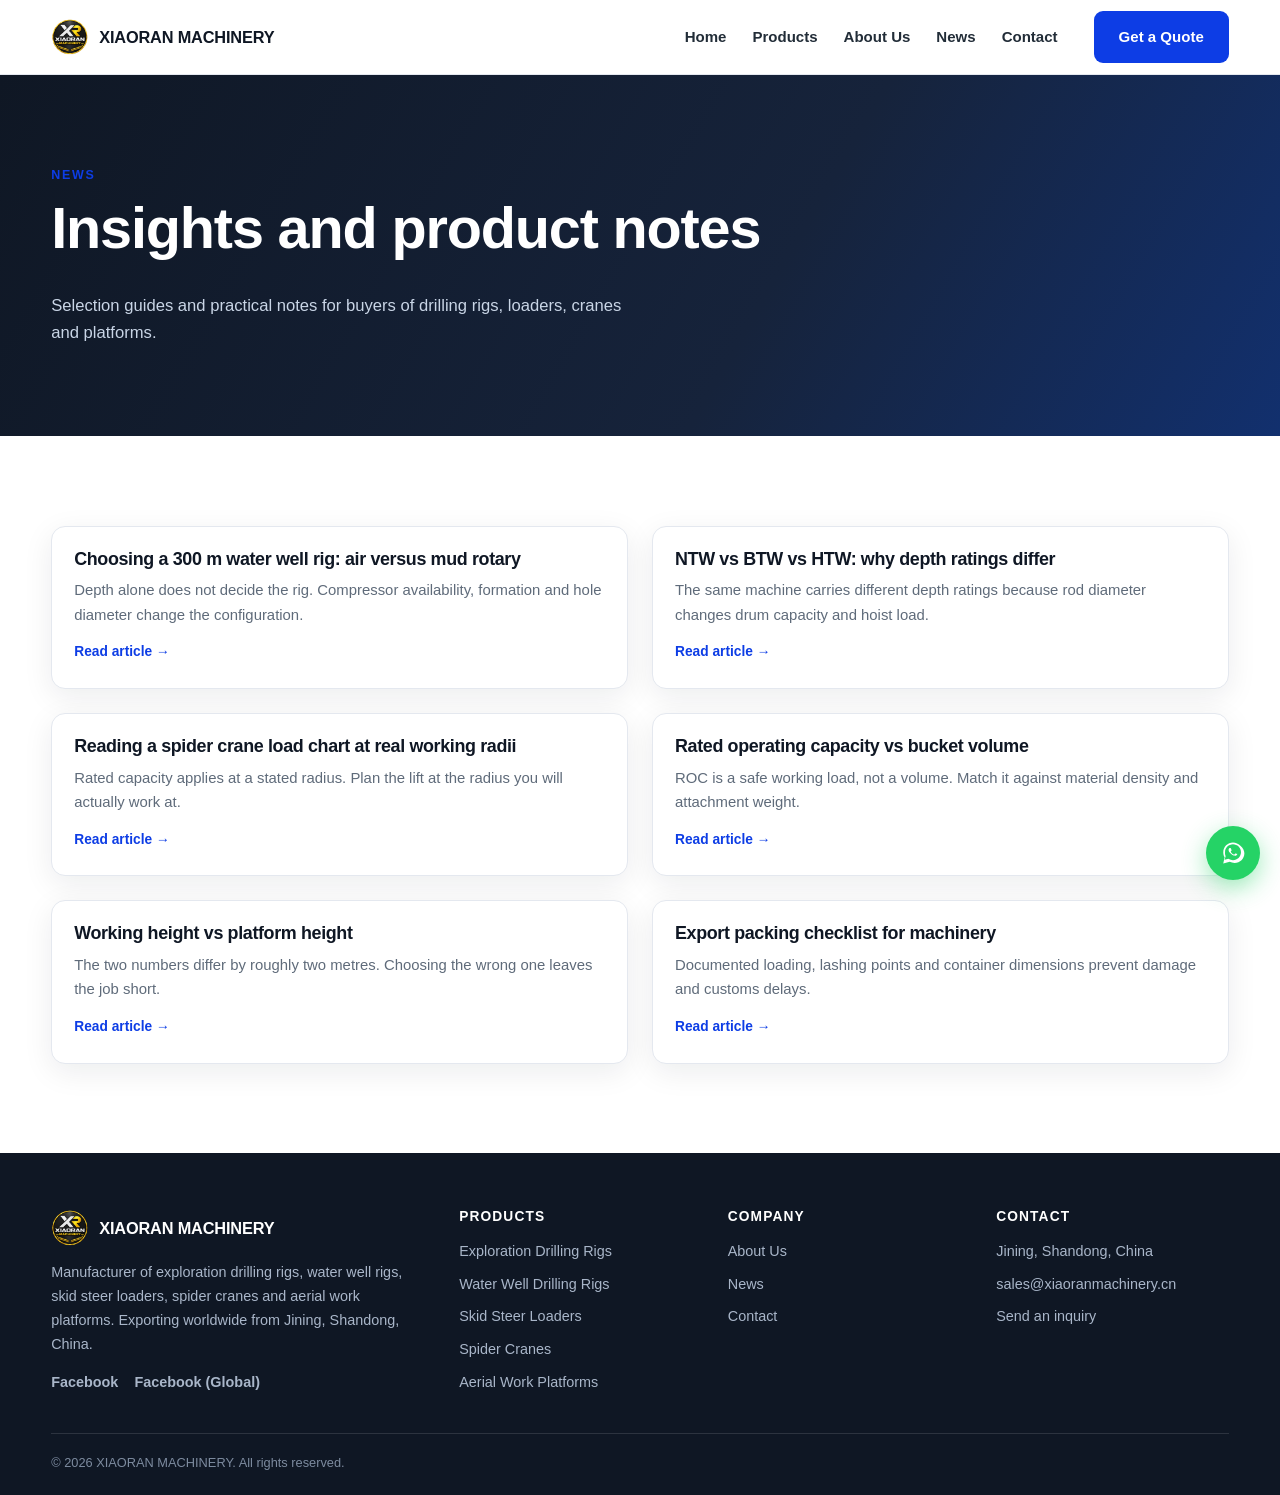
<file: news/index.html>
<!DOCTYPE html>
<html lang="en">
<head>
<meta charset="utf-8">
<meta name="viewport" content="width=device-width,initial-scale=1">
<title>News & Insights | XIAORAN MACHINERY</title>
<meta name="description" content="Selection guides and practical notes for buyers of drilling rigs, skid steer loaders, spider cranes and aerial work platforms.">
<link rel="canonical" href="https://www.xiaoranmachinery.com/news/">
<meta property="og:type" content="website">
<meta property="og:site_name" content="XIAORAN MACHINERY">
<meta property="og:title" content="News & Insights | XIAORAN MACHINERY">
<meta property="og:description" content="Selection guides and practical notes for buyers of drilling rigs, skid steer loaders, spider cranes and aerial work platforms.">
<meta property="og:image" content="https://www.xiaoranmachinery.com/assets/img/og-cover.webp">
<meta property="og:url" content="https://www.xiaoranmachinery.com/news/">
<meta name="twitter:card" content="summary_large_image">
<link rel="icon" href="/assets/img/logo.webp" type="image/webp">
<link rel="stylesheet" href="/assets/css/main.css">
<script type="application/ld+json">{"@context":"https://schema.org","@type":"Organization","@id":"https://www.xiaoranmachinery.com/#organization","name":"XIAORAN MACHINERY","url":"https://www.xiaoranmachinery.com/","logo":"https://www.xiaoranmachinery.com/assets/img/logo.webp","description":"Manufacturer and global supplier of exploration drilling rigs, water well drilling rigs, skid steer loaders, spider cranes and aerial work platforms, based in Jining, Shandong, China.","email":"sales@xiaoranmachinery.cn","address":{"@type":"PostalAddress","addressLocality":"Jining","addressRegion":"Shandong","addressCountry":"CN"},"sameAs":["https://www.facebook.com/profile.php?id=61591936822342","https://www.facebook.com/profile.php?id=61591527040105"]}</script>
</head>
<body>
<header class="site-header">
  <div class="wrap header-inner">
    <a class="logo" href="/"><img src="/assets/img/logo.webp" alt="XIAORAN MACHINERY logo" width="40" height="40"><span>XIAORAN MACHINERY</span></a>
    <nav class="nav">
      <a href="/">Home</a><a href="/products/">Products</a><a href="/about/">About Us</a><a href="/news/">News</a><a href="/contact/">Contact</a>
    </nav>
    <a class="btn btn-primary header-cta" href="/contact/">Get a Quote</a>
    <button class="nav-toggle" aria-label="Menu">☰</button>
  </div>
</header>

<main>
<section class="page-hero"><div class="wrap"><p class="eyebrow">News</p><h1>Insights and product notes</h1><p class="lead">Selection guides and practical notes for buyers of drilling rigs, loaders, cranes and platforms.</p></div></section>
<section class="section"><div class="wrap"><div class="grid-2"><article class="card news-card"><div class="card-body"><h3>Choosing a 300 m water well rig: air versus mud rotary</h3><p>Depth alone does not decide the rig. Compressor availability, formation and hole diameter change the configuration.</p><a class="more" href="/news/how-to-choose-300m-water-well-drilling-rig/">Read article →</a></div></article><article class="card news-card"><div class="card-body"><h3>NTW vs BTW vs HTW: why depth ratings differ</h3><p>The same machine carries different depth ratings because rod diameter changes drum capacity and hoist load.</p><a class="more" href="/news/ntw-btw-htw-drilling-depth/">Read article →</a></div></article><article class="card news-card"><div class="card-body"><h3>Reading a spider crane load chart at real working radii</h3><p>Rated capacity applies at a stated radius. Plan the lift at the radius you will actually work at.</p><a class="more" href="/news/spider-crane-load-chart-working-radius/">Read article →</a></div></article><article class="card news-card"><div class="card-body"><h3>Rated operating capacity vs bucket volume</h3><p>ROC is a safe working load, not a volume. Match it against material density and attachment weight.</p><a class="more" href="/news/skid-steer-rated-operating-capacity-attachments/">Read article →</a></div></article><article class="card news-card"><div class="card-body"><h3>Working height vs platform height</h3><p>The two numbers differ by roughly two metres. Choosing the wrong one leaves the job short.</p><a class="more" href="/news/scissor-lift-working-height-platform-height/">Read article →</a></div></article><article class="card news-card"><div class="card-body"><h3>Export packing checklist for machinery</h3><p>Documented loading, lashing points and container dimensions prevent damage and customs delays.</p><a class="more" href="/news/machinery-export-packing-checklist/">Read article →</a></div></article></div></div></section>
</main>

<footer class="site-footer">
  <div class="wrap foot-grid">
    <div class="foot-brand">
      <a class="logo" href="/"><img src="/assets/img/logo.webp" alt="XIAORAN MACHINERY logo" width="36" height="36"><span>XIAORAN MACHINERY</span></a>
      <p>Manufacturer of exploration drilling rigs, water well rigs, skid steer loaders, spider cranes and aerial work platforms. Exporting worldwide from Jining, Shandong, China.</p>
      <div class="foot-social"><a href="https://www.facebook.com/profile.php?id=61591936822342" target="_blank" rel="noopener">Facebook</a><a href="https://www.facebook.com/profile.php?id=61591527040105" target="_blank" rel="noopener">Facebook (Global)</a></div>
    </div>
    <div><h4>Products</h4><ul><li><a href="/products/exploration-drilling-rigs/">Exploration Drilling Rigs</a></li><li><a href="/products/water-well-drilling-rigs/">Water Well Drilling Rigs</a></li><li><a href="/products/skid-steer-loaders/">Skid Steer Loaders</a></li><li><a href="/products/spider-cranes/">Spider Cranes</a></li><li><a href="/products/aerial-work-platforms/">Aerial Work Platforms</a></li></ul></div>
    <div><h4>Company</h4><ul><li><a href="/about/">About Us</a></li><li><a href="/news/">News</a></li><li><a href="/contact/">Contact</a></li></ul></div>
    <div><h4>Contact</h4><ul class="foot-contact"><li>Jining, Shandong, China</li><li><a href="mailto:sales@xiaoranmachinery.cn">sales@xiaoranmachinery.cn</a></li><li><a href="/contact/">Send an inquiry</a></li></ul></div>
  </div>
  <div class="wrap copyright">© 2026 XIAORAN MACHINERY. All rights reserved.</div>
</footer>
<a class="wa-float" href="https://wa.me/8615668159010" target="_blank" rel="noopener" aria-label="Chat on WhatsApp">
  <svg viewBox="0 0 32 32" width="26" height="26" fill="currentColor"><path d="M16 3C9.4 3 4 8.4 4 15c0 2.3.6 4.4 1.7 6.2L4 29l8-2.1c1.7.9 3.7 1.4 5.9 1.4h.1c6.6 0 12-5.4 12-12S22.6 3 16 3zm0 21.8c-1.9 0-3.7-.5-5.2-1.4l-.4-.2-4.7 1.2 1.3-4.6-.3-.4A9.7 9.7 0 016.2 15c0-5.4 4.4-9.8 9.8-9.8S25.8 9.6 25.8 15s-4.4 9.8-9.8 9.8zm5.4-7.3c-.3-.1-1.7-.8-2-.9-.3-.1-.5-.1-.7.1-.2.3-.7.9-.9 1.1-.2.2-.3.2-.6.1-.3-.1-1.2-.4-2.3-1.4-.9-.8-1.4-1.7-1.6-2-.2-.3 0-.5.1-.6l.5-.6c.2-.2.2-.3.3-.5.1-.2 0-.4 0-.5 0-.1-.7-1.6-.9-2.2-.2-.4-.4-.4-.6-.4h-.5c-.2 0-.5.1-.7.3-.2.3-.9.9-.9 2.2s.9 2.5 1 2.7c.1.2 1.8 2.7 4.3 3.8.6.3 1.1.4 1.5.5.6.2 1.2.2 1.6.1.5-.1 1.7-.7 1.9-1.3.2-.7.2-1.2.2-1.3-.1-.2-.3-.3-.6-.4z"/></svg>
</a>
<script src="/assets/js/main.js" defer></script>
</body>
</html>
</file>
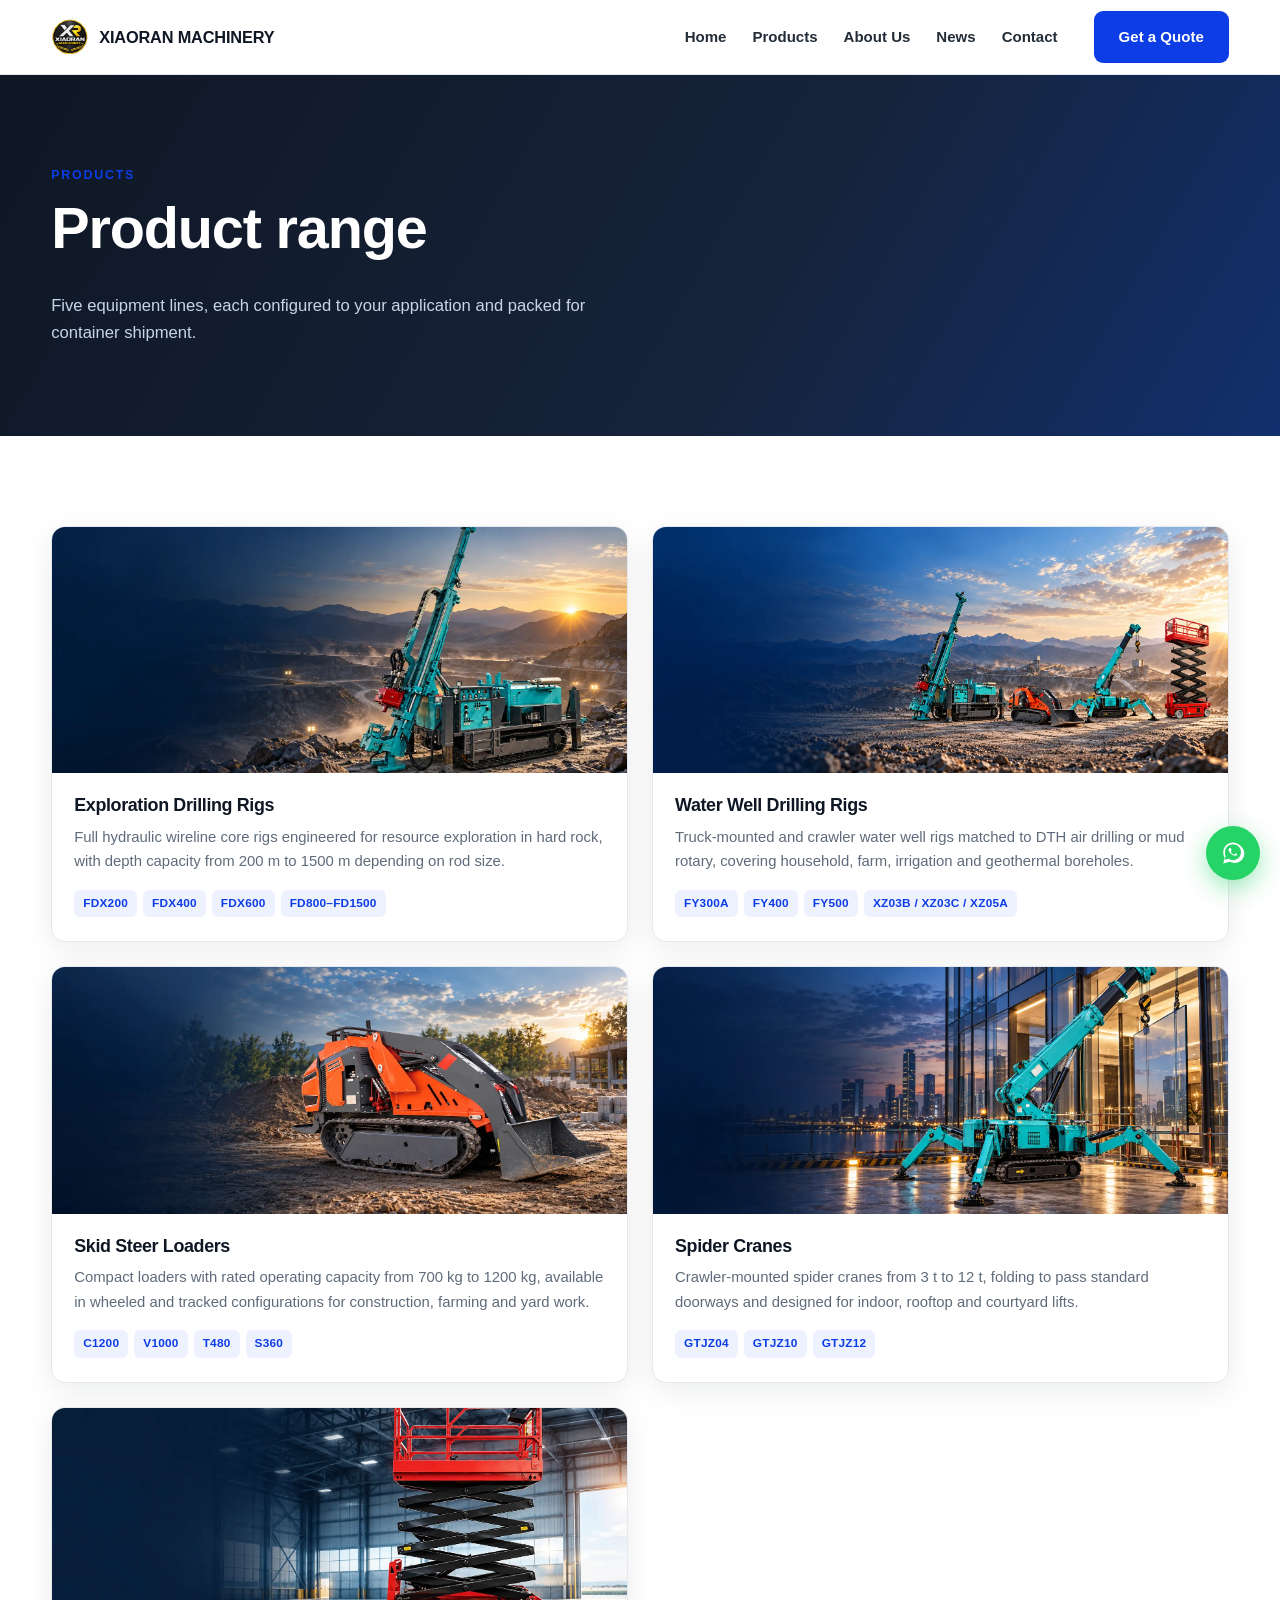
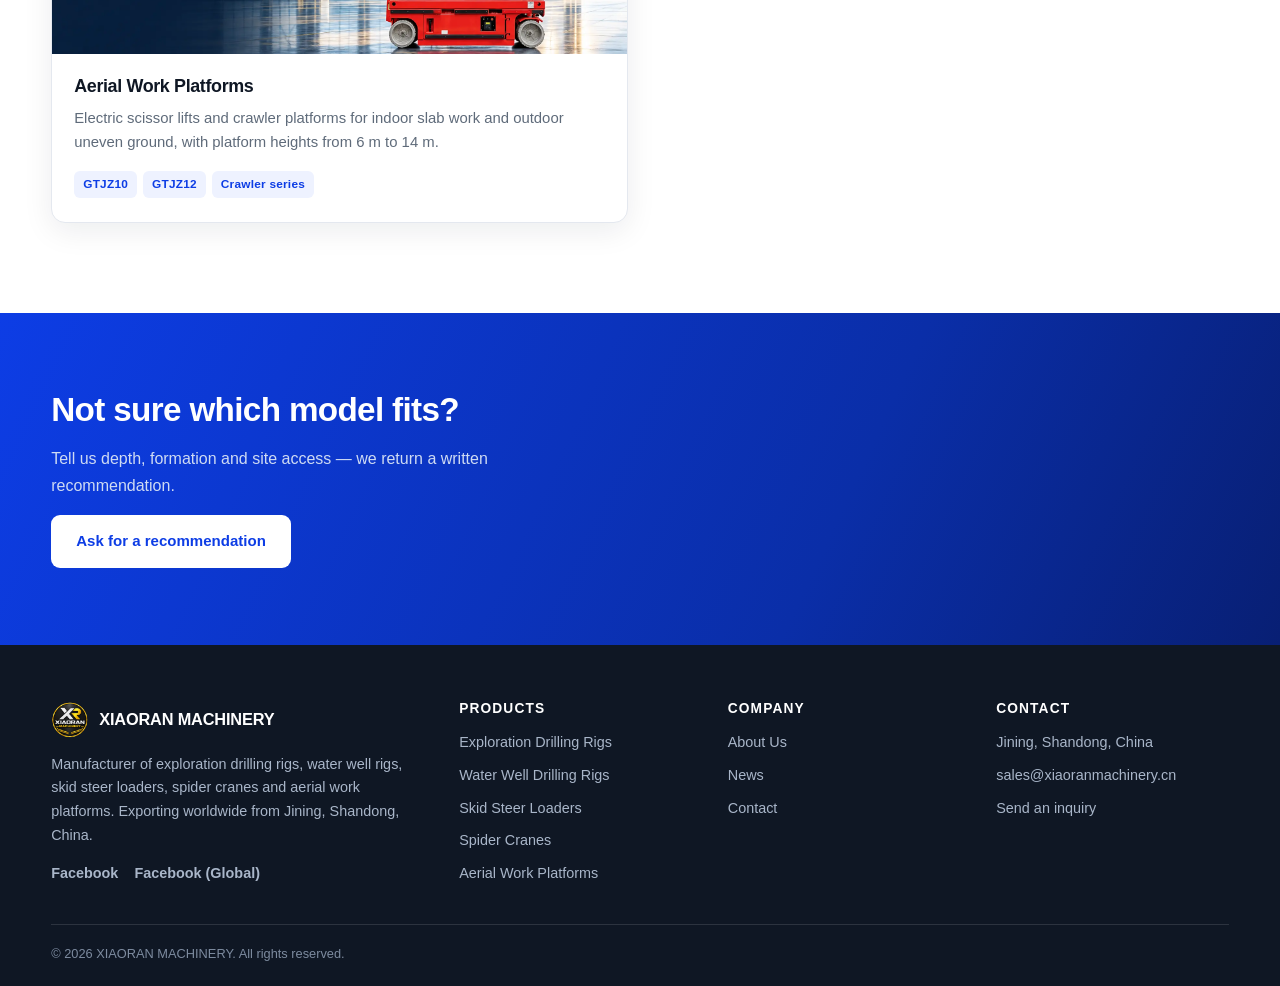
<file: products/index.html>
<!DOCTYPE html>
<html lang="en">
<head>
<meta charset="utf-8">
<meta name="viewport" content="width=device-width,initial-scale=1">
<title>Products | Exploration Rigs, Water Well Rigs, Loaders, Cranes, Platforms</title>
<meta name="description" content="Five equipment lines from XIAORAN MACHINERY: exploration drilling rigs, water well rigs, skid steer loaders, spider cranes and aerial work platforms.">
<link rel="canonical" href="https://www.xiaoranmachinery.com/products/">
<meta property="og:type" content="website">
<meta property="og:site_name" content="XIAORAN MACHINERY">
<meta property="og:title" content="Products | Exploration Rigs, Water Well Rigs, Loaders, Cranes, Platforms">
<meta property="og:description" content="Five equipment lines from XIAORAN MACHINERY: exploration drilling rigs, water well rigs, skid steer loaders, spider cranes and aerial work platforms.">
<meta property="og:image" content="https://www.xiaoranmachinery.com/assets/img/og-cover.webp">
<meta property="og:url" content="https://www.xiaoranmachinery.com/products/">
<meta name="twitter:card" content="summary_large_image">
<link rel="icon" href="/assets/img/logo.webp" type="image/webp">
<link rel="stylesheet" href="/assets/css/main.css">
<script type="application/ld+json">{"@context":"https://schema.org","@type":"Organization","@id":"https://www.xiaoranmachinery.com/#organization","name":"XIAORAN MACHINERY","url":"https://www.xiaoranmachinery.com/","logo":"https://www.xiaoranmachinery.com/assets/img/logo.webp","description":"Manufacturer and global supplier of exploration drilling rigs, water well drilling rigs, skid steer loaders, spider cranes and aerial work platforms, based in Jining, Shandong, China.","email":"sales@xiaoranmachinery.cn","address":{"@type":"PostalAddress","addressLocality":"Jining","addressRegion":"Shandong","addressCountry":"CN"},"sameAs":["https://www.facebook.com/profile.php?id=61591936822342","https://www.facebook.com/profile.php?id=61591527040105"]}</script>
</head>
<body>
<header class="site-header">
  <div class="wrap header-inner">
    <a class="logo" href="/"><img src="/assets/img/logo.webp" alt="XIAORAN MACHINERY logo" width="40" height="40"><span>XIAORAN MACHINERY</span></a>
    <nav class="nav">
      <a href="/">Home</a><a href="/products/">Products</a><a href="/about/">About Us</a><a href="/news/">News</a><a href="/contact/">Contact</a>
    </nav>
    <a class="btn btn-primary header-cta" href="/contact/">Get a Quote</a>
    <button class="nav-toggle" aria-label="Menu">☰</button>
  </div>
</header>

<main>
<section class="page-hero"><div class="wrap"><p class="eyebrow">Products</p><h1>Product range</h1><p class="lead">Five equipment lines, each configured to your application and packed for container shipment.</p></div></section>
<section class="section"><div class="wrap"><div class="grid-2"><a class="card product-card wide" href="/products/exploration-drilling-rigs/">
  <div class="card-img"><img src="/assets/img/exploration-banner.webp" alt="Exploration Drilling Rigs" loading="lazy"></div>
  <div class="card-body"><h3>Exploration Drilling Rigs</h3><p>Full hydraulic wireline core rigs engineered for resource exploration in hard rock, with depth capacity from 200 m to 1500 m depending on rod size.</p><span class="chip-row"><span class="chip">FDX200</span><span class="chip">FDX400</span><span class="chip">FDX600</span><span class="chip">FD800–FD1500</span></span></div>
</a><a class="card product-card wide" href="/products/water-well-drilling-rigs/">
  <div class="card-img"><img src="/assets/img/product-lineup-banner.webp" alt="Water Well Drilling Rigs" loading="lazy"></div>
  <div class="card-body"><h3>Water Well Drilling Rigs</h3><p>Truck-mounted and crawler water well rigs matched to DTH air drilling or mud rotary, covering household, farm, irrigation and geothermal boreholes.</p><span class="chip-row"><span class="chip">FY300A</span><span class="chip">FY400</span><span class="chip">FY500</span><span class="chip">XZ03B / XZ03C / XZ05A</span></span></div>
</a><a class="card product-card wide" href="/products/skid-steer-loaders/">
  <div class="card-img"><img src="/assets/img/skid-steer-banner.webp" alt="Skid Steer Loaders" loading="lazy"></div>
  <div class="card-body"><h3>Skid Steer Loaders</h3><p>Compact loaders with rated operating capacity from 700 kg to 1200 kg, available in wheeled and tracked configurations for construction, farming and yard work.</p><span class="chip-row"><span class="chip">C1200</span><span class="chip">V1000</span><span class="chip">T480</span><span class="chip">S360</span></span></div>
</a><a class="card product-card wide" href="/products/spider-cranes/">
  <div class="card-img"><img src="/assets/img/spider-crane-banner.webp" alt="Spider Cranes" loading="lazy"></div>
  <div class="card-body"><h3>Spider Cranes</h3><p>Crawler-mounted spider cranes from 3 t to 12 t, folding to pass standard doorways and designed for indoor, rooftop and courtyard lifts.</p><span class="chip-row"><span class="chip">GTJZ04</span><span class="chip">GTJZ10</span><span class="chip">GTJZ12</span></span></div>
</a><a class="card product-card wide" href="/products/aerial-work-platforms/">
  <div class="card-img"><img src="/assets/img/aerial-platform-banner.webp" alt="Aerial Work Platforms" loading="lazy"></div>
  <div class="card-body"><h3>Aerial Work Platforms</h3><p>Electric scissor lifts and crawler platforms for indoor slab work and outdoor uneven ground, with platform heights from 6 m to 14 m.</p><span class="chip-row"><span class="chip">GTJZ10</span><span class="chip">GTJZ12</span><span class="chip">Crawler series</span></span></div>
</a></div></div></section>
<section class="cta-band"><div class="wrap"><h2>Not sure which model fits?</h2><p>Tell us depth, formation and site access — we return a written recommendation.</p><a class="btn btn-light" href="/contact/">Ask for a recommendation</a></div></section>
</main>

<footer class="site-footer">
  <div class="wrap foot-grid">
    <div class="foot-brand">
      <a class="logo" href="/"><img src="/assets/img/logo.webp" alt="XIAORAN MACHINERY logo" width="36" height="36"><span>XIAORAN MACHINERY</span></a>
      <p>Manufacturer of exploration drilling rigs, water well rigs, skid steer loaders, spider cranes and aerial work platforms. Exporting worldwide from Jining, Shandong, China.</p>
      <div class="foot-social"><a href="https://www.facebook.com/profile.php?id=61591936822342" target="_blank" rel="noopener">Facebook</a><a href="https://www.facebook.com/profile.php?id=61591527040105" target="_blank" rel="noopener">Facebook (Global)</a></div>
    </div>
    <div><h4>Products</h4><ul><li><a href="/products/exploration-drilling-rigs/">Exploration Drilling Rigs</a></li><li><a href="/products/water-well-drilling-rigs/">Water Well Drilling Rigs</a></li><li><a href="/products/skid-steer-loaders/">Skid Steer Loaders</a></li><li><a href="/products/spider-cranes/">Spider Cranes</a></li><li><a href="/products/aerial-work-platforms/">Aerial Work Platforms</a></li></ul></div>
    <div><h4>Company</h4><ul><li><a href="/about/">About Us</a></li><li><a href="/news/">News</a></li><li><a href="/contact/">Contact</a></li></ul></div>
    <div><h4>Contact</h4><ul class="foot-contact"><li>Jining, Shandong, China</li><li><a href="mailto:sales@xiaoranmachinery.cn">sales@xiaoranmachinery.cn</a></li><li><a href="/contact/">Send an inquiry</a></li></ul></div>
  </div>
  <div class="wrap copyright">© 2026 XIAORAN MACHINERY. All rights reserved.</div>
</footer>
<a class="wa-float" href="https://wa.me/8615668159010" target="_blank" rel="noopener" aria-label="Chat on WhatsApp">
  <svg viewBox="0 0 32 32" width="26" height="26" fill="currentColor"><path d="M16 3C9.4 3 4 8.4 4 15c0 2.3.6 4.4 1.7 6.2L4 29l8-2.1c1.7.9 3.7 1.4 5.9 1.4h.1c6.6 0 12-5.4 12-12S22.6 3 16 3zm0 21.8c-1.9 0-3.7-.5-5.2-1.4l-.4-.2-4.7 1.2 1.3-4.6-.3-.4A9.7 9.7 0 016.2 15c0-5.4 4.4-9.8 9.8-9.8S25.8 9.6 25.8 15s-4.4 9.8-9.8 9.8zm5.4-7.3c-.3-.1-1.7-.8-2-.9-.3-.1-.5-.1-.7.1-.2.3-.7.9-.9 1.1-.2.2-.3.2-.6.1-.3-.1-1.2-.4-2.3-1.4-.9-.8-1.4-1.7-1.6-2-.2-.3 0-.5.1-.6l.5-.6c.2-.2.2-.3.3-.5.1-.2 0-.4 0-.5 0-.1-.7-1.6-.9-2.2-.2-.4-.4-.4-.6-.4h-.5c-.2 0-.5.1-.7.3-.2.3-.9.9-.9 2.2s.9 2.5 1 2.7c.1.2 1.8 2.7 4.3 3.8.6.3 1.1.4 1.5.5.6.2 1.2.2 1.6.1.5-.1 1.7-.7 1.9-1.3.2-.7.2-1.2.2-1.3-.1-.2-.3-.3-.6-.4z"/></svg>
</a>
<script src="/assets/js/main.js" defer></script>
</body>
</html>
</file>
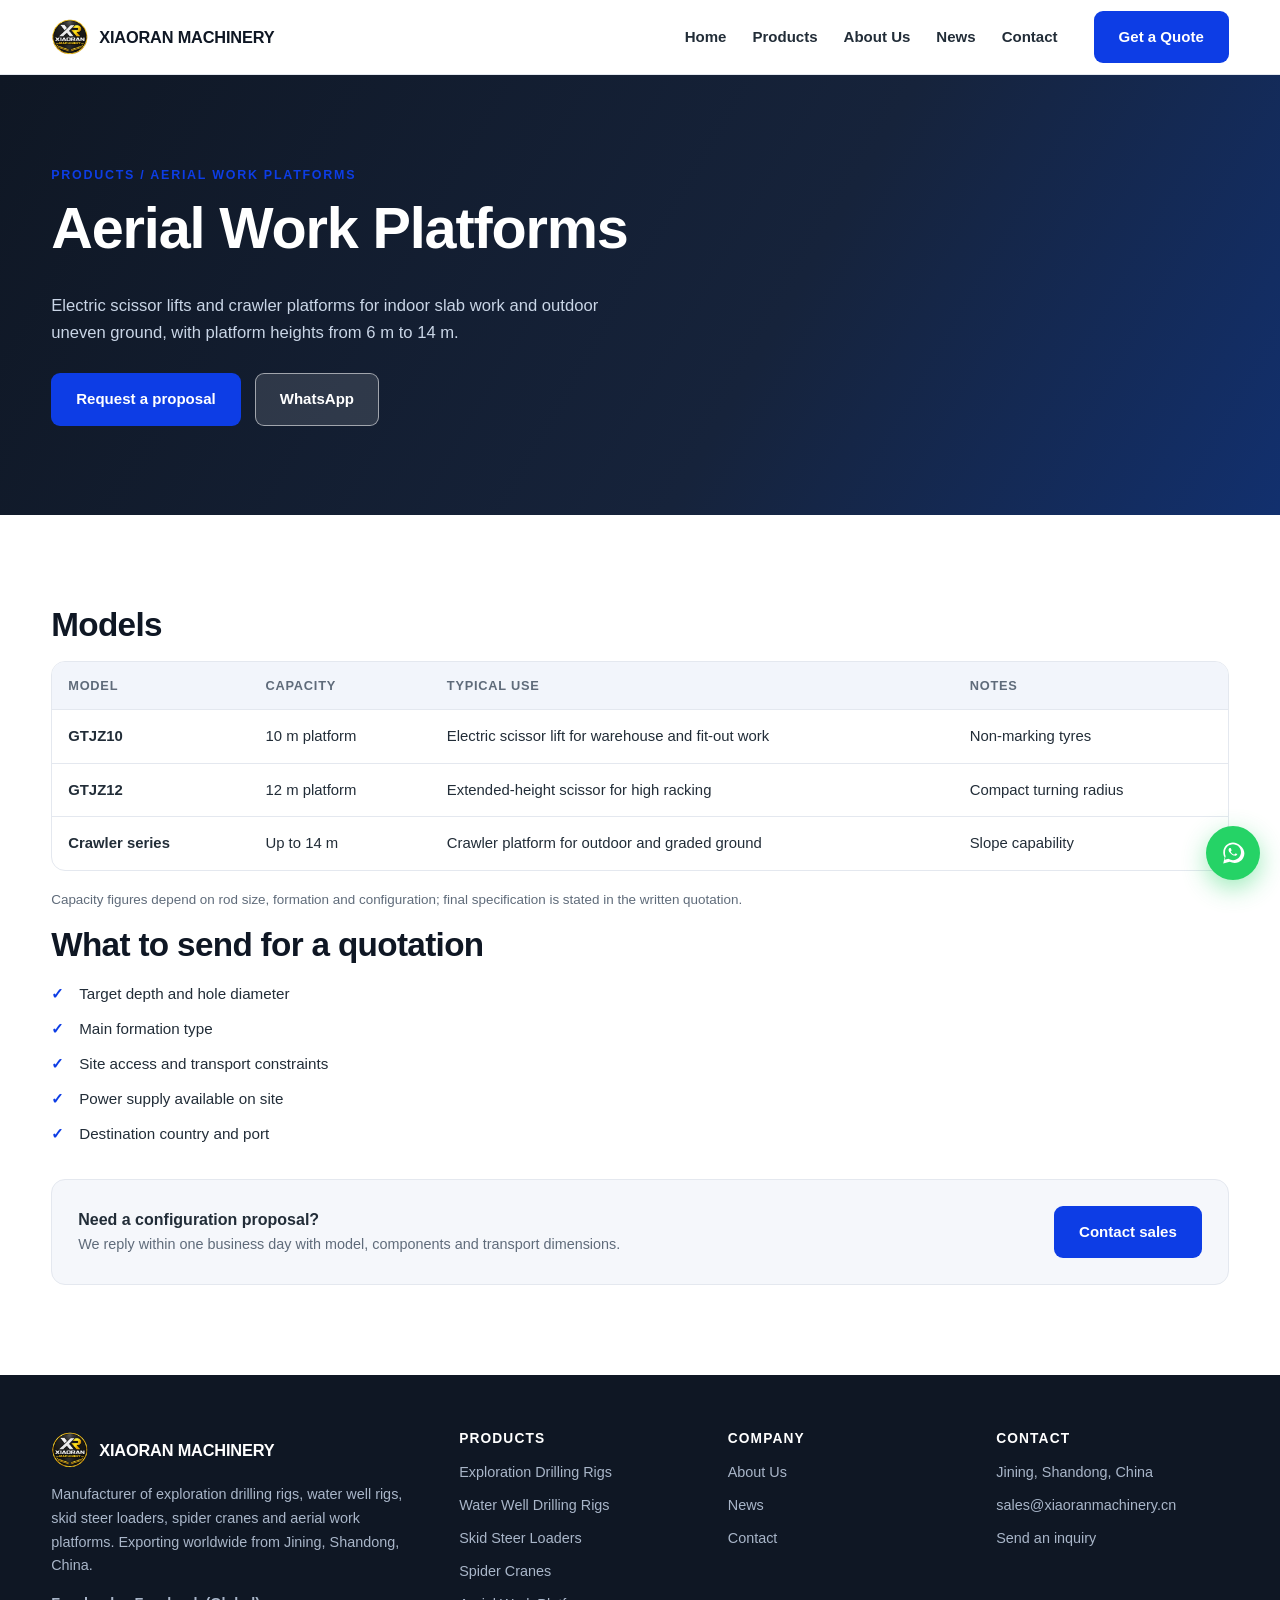
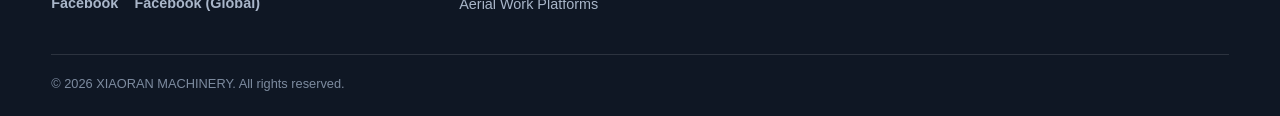
<file: products/aerial-work-platforms/index.html>
<!DOCTYPE html>
<html lang="en">
<head>
<meta charset="utf-8">
<meta name="viewport" content="width=device-width,initial-scale=1">
<title>Aerial Work Platforms | XIAORAN MACHINERY</title>
<meta name="description" content="Electric scissor lifts and crawler platforms for indoor slab work and outdoor uneven ground, with platform heights from 6 m to 14 m.">
<link rel="canonical" href="https://www.xiaoranmachinery.com/products/aerial-work-platforms/">
<meta property="og:type" content="website">
<meta property="og:site_name" content="XIAORAN MACHINERY">
<meta property="og:title" content="Aerial Work Platforms | XIAORAN MACHINERY">
<meta property="og:description" content="Electric scissor lifts and crawler platforms for indoor slab work and outdoor uneven ground, with platform heights from 6 m to 14 m.">
<meta property="og:image" content="https://www.xiaoranmachinery.com/assets/img/og-cover.webp">
<meta property="og:url" content="https://www.xiaoranmachinery.com/products/aerial-work-platforms/">
<meta name="twitter:card" content="summary_large_image">
<link rel="icon" href="/assets/img/logo.webp" type="image/webp">
<link rel="stylesheet" href="/assets/css/main.css">
<script type="application/ld+json">{"@context":"https://schema.org","@type":"Organization","@id":"https://www.xiaoranmachinery.com/#organization","name":"XIAORAN MACHINERY","url":"https://www.xiaoranmachinery.com/","logo":"https://www.xiaoranmachinery.com/assets/img/logo.webp","description":"Manufacturer and global supplier of exploration drilling rigs, water well drilling rigs, skid steer loaders, spider cranes and aerial work platforms, based in Jining, Shandong, China.","email":"sales@xiaoranmachinery.cn","address":{"@type":"PostalAddress","addressLocality":"Jining","addressRegion":"Shandong","addressCountry":"CN"},"sameAs":["https://www.facebook.com/profile.php?id=61591936822342","https://www.facebook.com/profile.php?id=61591527040105"]}</script>
</head>
<body>
<header class="site-header">
  <div class="wrap header-inner">
    <a class="logo" href="/"><img src="/assets/img/logo.webp" alt="XIAORAN MACHINERY logo" width="40" height="40"><span>XIAORAN MACHINERY</span></a>
    <nav class="nav">
      <a href="/">Home</a><a href="/products/">Products</a><a href="/about/">About Us</a><a href="/news/">News</a><a href="/contact/">Contact</a>
    </nav>
    <a class="btn btn-primary header-cta" href="/contact/">Get a Quote</a>
    <button class="nav-toggle" aria-label="Menu">☰</button>
  </div>
</header>

<main>
<section class="page-hero"><div class="wrap"><p class="eyebrow">Products / Aerial Work Platforms</p><h1>Aerial Work Platforms</h1><p class="lead">Electric scissor lifts and crawler platforms for indoor slab work and outdoor uneven ground, with platform heights from 6 m to 14 m.</p><div class="hero-actions"><a class="btn btn-primary" href="/contact/?product=aerial-work-platforms">Request a proposal</a><a class="btn btn-ghost" href="https://wa.me/8615668159010" target="_blank" rel="noopener">WhatsApp</a></div></div></section>
<section class="section"><div class="wrap">
  <h2>Models</h2>
  <div class="table-wrap"><table class="spec-table"><thead><tr><th>Model</th><th>Capacity</th><th>Typical use</th><th>Notes</th></tr></thead><tbody><tr><td><strong>GTJZ10</strong></td><td>10 m platform</td><td>Electric scissor lift for warehouse and fit-out work</td><td>Non-marking tyres</td></tr><tr><td><strong>GTJZ12</strong></td><td>12 m platform</td><td>Extended-height scissor for high racking</td><td>Compact turning radius</td></tr><tr><td><strong>Crawler series</strong></td><td>Up to 14 m</td><td>Crawler platform for outdoor and graded ground</td><td>Slope capability</td></tr></tbody></table></div>
  <p class="note">Capacity figures depend on rod size, formation and configuration; final specification is stated in the written quotation.</p>
  <h2>What to send for a quotation</h2>
  <ul class="checklist"><li>Target depth and hole diameter</li><li>Main formation type</li><li>Site access and transport constraints</li><li>Power supply available on site</li><li>Destination country and port</li></ul>
  <div class="inline-cta"><div><strong>Need a configuration proposal?</strong><p>We reply within one business day with model, components and transport dimensions.</p></div><a class="btn btn-primary" href="/contact/?product=aerial-work-platforms">Contact sales</a></div>
</div></section>
</main>
<footer class="site-footer">
  <div class="wrap foot-grid">
    <div class="foot-brand">
      <a class="logo" href="/"><img src="/assets/img/logo.webp" alt="XIAORAN MACHINERY logo" width="36" height="36"><span>XIAORAN MACHINERY</span></a>
      <p>Manufacturer of exploration drilling rigs, water well rigs, skid steer loaders, spider cranes and aerial work platforms. Exporting worldwide from Jining, Shandong, China.</p>
      <div class="foot-social"><a href="https://www.facebook.com/profile.php?id=61591936822342" target="_blank" rel="noopener">Facebook</a><a href="https://www.facebook.com/profile.php?id=61591527040105" target="_blank" rel="noopener">Facebook (Global)</a></div>
    </div>
    <div><h4>Products</h4><ul><li><a href="/products/exploration-drilling-rigs/">Exploration Drilling Rigs</a></li><li><a href="/products/water-well-drilling-rigs/">Water Well Drilling Rigs</a></li><li><a href="/products/skid-steer-loaders/">Skid Steer Loaders</a></li><li><a href="/products/spider-cranes/">Spider Cranes</a></li><li><a href="/products/aerial-work-platforms/">Aerial Work Platforms</a></li></ul></div>
    <div><h4>Company</h4><ul><li><a href="/about/">About Us</a></li><li><a href="/news/">News</a></li><li><a href="/contact/">Contact</a></li></ul></div>
    <div><h4>Contact</h4><ul class="foot-contact"><li>Jining, Shandong, China</li><li><a href="mailto:sales@xiaoranmachinery.cn">sales@xiaoranmachinery.cn</a></li><li><a href="/contact/">Send an inquiry</a></li></ul></div>
  </div>
  <div class="wrap copyright">© 2026 XIAORAN MACHINERY. All rights reserved.</div>
</footer>
<a class="wa-float" href="https://wa.me/8615668159010" target="_blank" rel="noopener" aria-label="Chat on WhatsApp">
  <svg viewBox="0 0 32 32" width="26" height="26" fill="currentColor"><path d="M16 3C9.4 3 4 8.4 4 15c0 2.3.6 4.4 1.7 6.2L4 29l8-2.1c1.7.9 3.7 1.4 5.9 1.4h.1c6.6 0 12-5.4 12-12S22.6 3 16 3zm0 21.8c-1.9 0-3.7-.5-5.2-1.4l-.4-.2-4.7 1.2 1.3-4.6-.3-.4A9.7 9.7 0 016.2 15c0-5.4 4.4-9.8 9.8-9.8S25.8 9.6 25.8 15s-4.4 9.8-9.8 9.8zm5.4-7.3c-.3-.1-1.7-.8-2-.9-.3-.1-.5-.1-.7.1-.2.3-.7.9-.9 1.1-.2.2-.3.2-.6.1-.3-.1-1.2-.4-2.3-1.4-.9-.8-1.4-1.7-1.6-2-.2-.3 0-.5.1-.6l.5-.6c.2-.2.2-.3.3-.5.1-.2 0-.4 0-.5 0-.1-.7-1.6-.9-2.2-.2-.4-.4-.4-.6-.4h-.5c-.2 0-.5.1-.7.3-.2.3-.9.9-.9 2.2s.9 2.5 1 2.7c.1.2 1.8 2.7 4.3 3.8.6.3 1.1.4 1.5.5.6.2 1.2.2 1.6.1.5-.1 1.7-.7 1.9-1.3.2-.7.2-1.2.2-1.3-.1-.2-.3-.3-.6-.4z"/></svg>
</a>
<script src="/assets/js/main.js" defer></script>
</body>
</html>
</file>
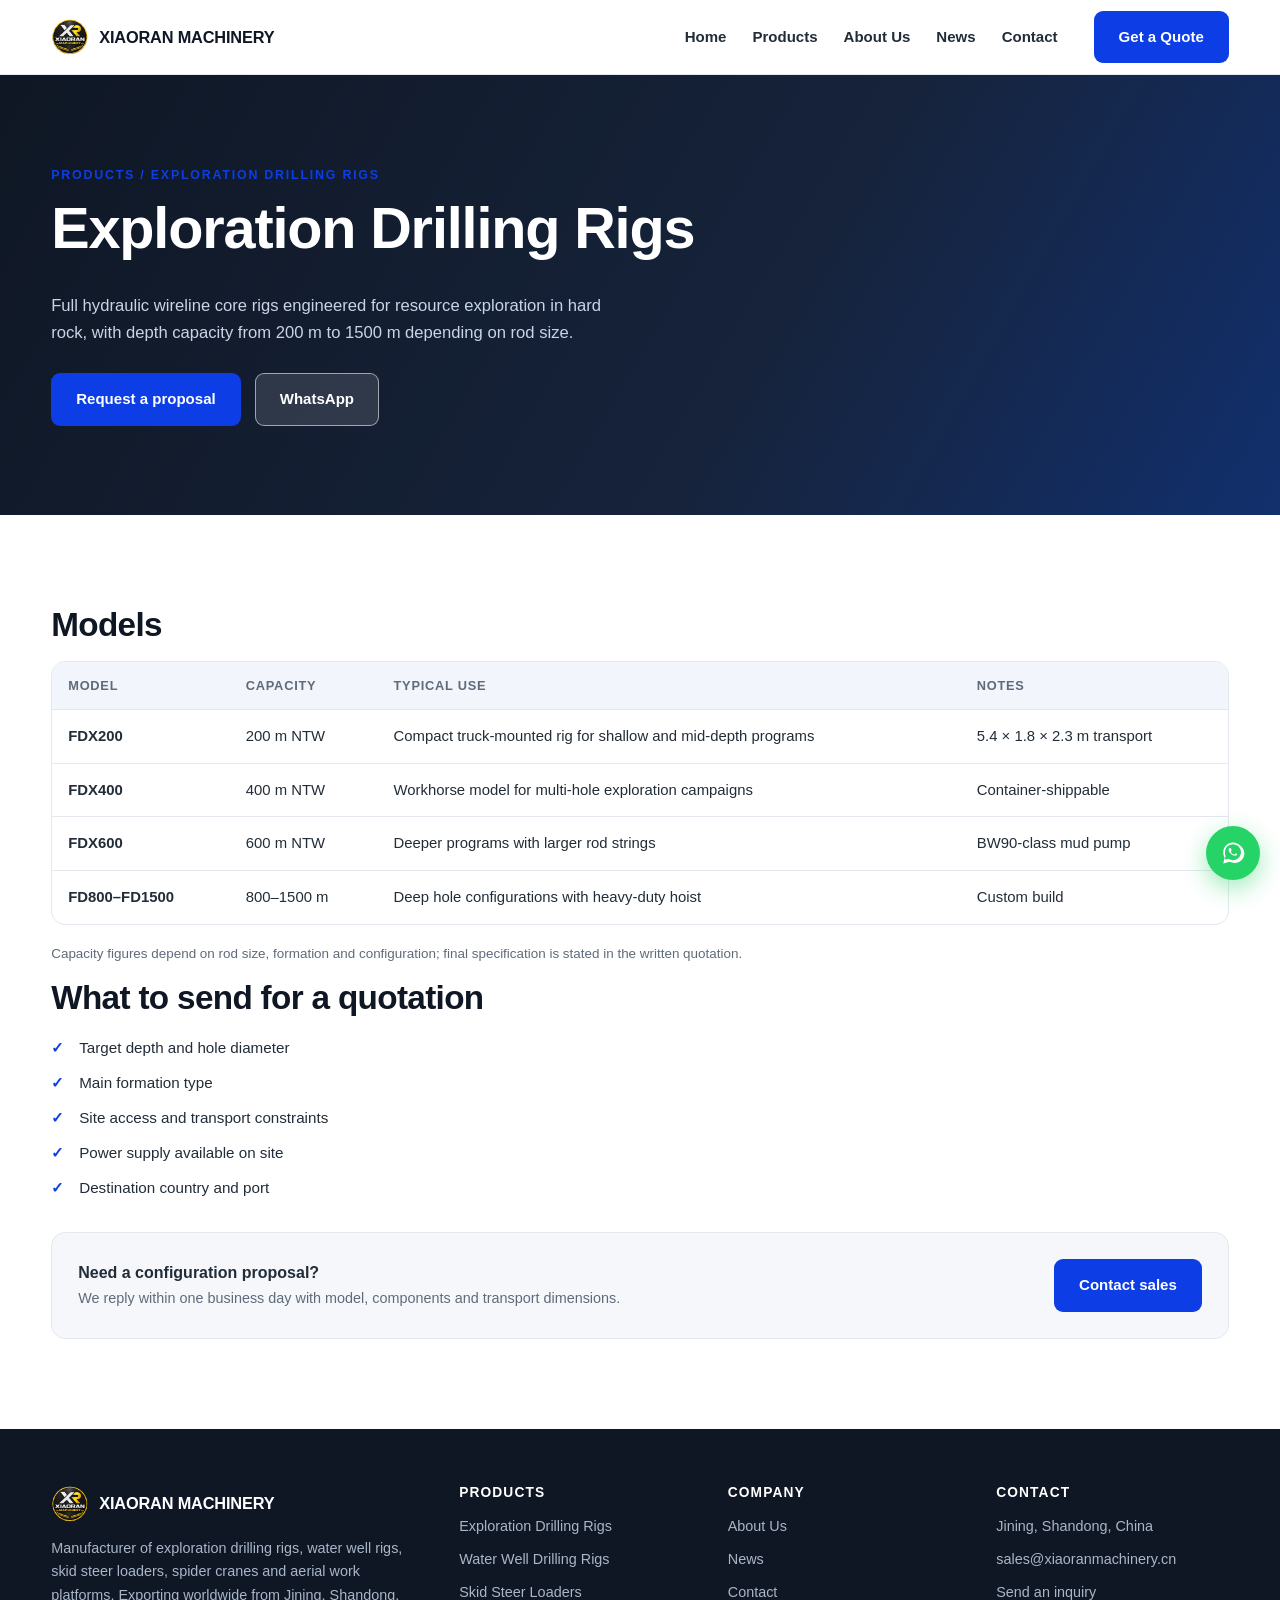
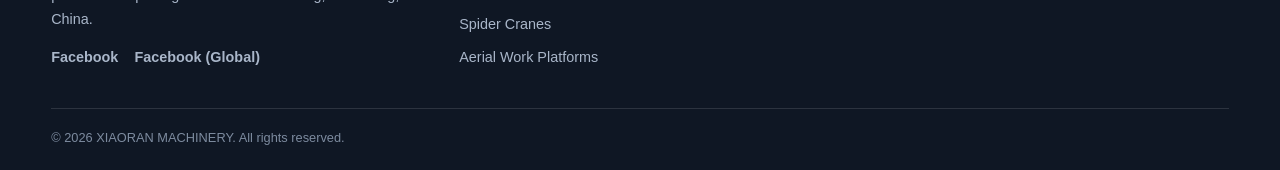
<file: products/exploration-drilling-rigs/index.html>
<!DOCTYPE html>
<html lang="en">
<head>
<meta charset="utf-8">
<meta name="viewport" content="width=device-width,initial-scale=1">
<title>Exploration Drilling Rigs | XIAORAN MACHINERY</title>
<meta name="description" content="Full hydraulic wireline core rigs engineered for resource exploration in hard rock, with depth capacity from 200 m to 1500 m depending on rod size.">
<link rel="canonical" href="https://www.xiaoranmachinery.com/products/exploration-drilling-rigs/">
<meta property="og:type" content="website">
<meta property="og:site_name" content="XIAORAN MACHINERY">
<meta property="og:title" content="Exploration Drilling Rigs | XIAORAN MACHINERY">
<meta property="og:description" content="Full hydraulic wireline core rigs engineered for resource exploration in hard rock, with depth capacity from 200 m to 1500 m depending on rod size.">
<meta property="og:image" content="https://www.xiaoranmachinery.com/assets/img/og-cover.webp">
<meta property="og:url" content="https://www.xiaoranmachinery.com/products/exploration-drilling-rigs/">
<meta name="twitter:card" content="summary_large_image">
<link rel="icon" href="/assets/img/logo.webp" type="image/webp">
<link rel="stylesheet" href="/assets/css/main.css">
<script type="application/ld+json">{"@context":"https://schema.org","@type":"Organization","@id":"https://www.xiaoranmachinery.com/#organization","name":"XIAORAN MACHINERY","url":"https://www.xiaoranmachinery.com/","logo":"https://www.xiaoranmachinery.com/assets/img/logo.webp","description":"Manufacturer and global supplier of exploration drilling rigs, water well drilling rigs, skid steer loaders, spider cranes and aerial work platforms, based in Jining, Shandong, China.","email":"sales@xiaoranmachinery.cn","address":{"@type":"PostalAddress","addressLocality":"Jining","addressRegion":"Shandong","addressCountry":"CN"},"sameAs":["https://www.facebook.com/profile.php?id=61591936822342","https://www.facebook.com/profile.php?id=61591527040105"]}</script>
</head>
<body>
<header class="site-header">
  <div class="wrap header-inner">
    <a class="logo" href="/"><img src="/assets/img/logo.webp" alt="XIAORAN MACHINERY logo" width="40" height="40"><span>XIAORAN MACHINERY</span></a>
    <nav class="nav">
      <a href="/">Home</a><a href="/products/">Products</a><a href="/about/">About Us</a><a href="/news/">News</a><a href="/contact/">Contact</a>
    </nav>
    <a class="btn btn-primary header-cta" href="/contact/">Get a Quote</a>
    <button class="nav-toggle" aria-label="Menu">☰</button>
  </div>
</header>

<main>
<section class="page-hero"><div class="wrap"><p class="eyebrow">Products / Exploration Drilling Rigs</p><h1>Exploration Drilling Rigs</h1><p class="lead">Full hydraulic wireline core rigs engineered for resource exploration in hard rock, with depth capacity from 200 m to 1500 m depending on rod size.</p><div class="hero-actions"><a class="btn btn-primary" href="/contact/?product=exploration-drilling-rigs">Request a proposal</a><a class="btn btn-ghost" href="https://wa.me/8615668159010" target="_blank" rel="noopener">WhatsApp</a></div></div></section>
<section class="section"><div class="wrap">
  <h2>Models</h2>
  <div class="table-wrap"><table class="spec-table"><thead><tr><th>Model</th><th>Capacity</th><th>Typical use</th><th>Notes</th></tr></thead><tbody><tr><td><strong>FDX200</strong></td><td>200 m NTW</td><td>Compact truck-mounted rig for shallow and mid-depth programs</td><td>5.4 × 1.8 × 2.3 m transport</td></tr><tr><td><strong>FDX400</strong></td><td>400 m NTW</td><td>Workhorse model for multi-hole exploration campaigns</td><td>Container-shippable</td></tr><tr><td><strong>FDX600</strong></td><td>600 m NTW</td><td>Deeper programs with larger rod strings</td><td>BW90-class mud pump</td></tr><tr><td><strong>FD800–FD1500</strong></td><td>800–1500 m</td><td>Deep hole configurations with heavy-duty hoist</td><td>Custom build</td></tr></tbody></table></div>
  <p class="note">Capacity figures depend on rod size, formation and configuration; final specification is stated in the written quotation.</p>
  <h2>What to send for a quotation</h2>
  <ul class="checklist"><li>Target depth and hole diameter</li><li>Main formation type</li><li>Site access and transport constraints</li><li>Power supply available on site</li><li>Destination country and port</li></ul>
  <div class="inline-cta"><div><strong>Need a configuration proposal?</strong><p>We reply within one business day with model, components and transport dimensions.</p></div><a class="btn btn-primary" href="/contact/?product=exploration-drilling-rigs">Contact sales</a></div>
</div></section>
</main>
<footer class="site-footer">
  <div class="wrap foot-grid">
    <div class="foot-brand">
      <a class="logo" href="/"><img src="/assets/img/logo.webp" alt="XIAORAN MACHINERY logo" width="36" height="36"><span>XIAORAN MACHINERY</span></a>
      <p>Manufacturer of exploration drilling rigs, water well rigs, skid steer loaders, spider cranes and aerial work platforms. Exporting worldwide from Jining, Shandong, China.</p>
      <div class="foot-social"><a href="https://www.facebook.com/profile.php?id=61591936822342" target="_blank" rel="noopener">Facebook</a><a href="https://www.facebook.com/profile.php?id=61591527040105" target="_blank" rel="noopener">Facebook (Global)</a></div>
    </div>
    <div><h4>Products</h4><ul><li><a href="/products/exploration-drilling-rigs/">Exploration Drilling Rigs</a></li><li><a href="/products/water-well-drilling-rigs/">Water Well Drilling Rigs</a></li><li><a href="/products/skid-steer-loaders/">Skid Steer Loaders</a></li><li><a href="/products/spider-cranes/">Spider Cranes</a></li><li><a href="/products/aerial-work-platforms/">Aerial Work Platforms</a></li></ul></div>
    <div><h4>Company</h4><ul><li><a href="/about/">About Us</a></li><li><a href="/news/">News</a></li><li><a href="/contact/">Contact</a></li></ul></div>
    <div><h4>Contact</h4><ul class="foot-contact"><li>Jining, Shandong, China</li><li><a href="mailto:sales@xiaoranmachinery.cn">sales@xiaoranmachinery.cn</a></li><li><a href="/contact/">Send an inquiry</a></li></ul></div>
  </div>
  <div class="wrap copyright">© 2026 XIAORAN MACHINERY. All rights reserved.</div>
</footer>
<a class="wa-float" href="https://wa.me/8615668159010" target="_blank" rel="noopener" aria-label="Chat on WhatsApp">
  <svg viewBox="0 0 32 32" width="26" height="26" fill="currentColor"><path d="M16 3C9.4 3 4 8.4 4 15c0 2.3.6 4.4 1.7 6.2L4 29l8-2.1c1.7.9 3.7 1.4 5.9 1.4h.1c6.6 0 12-5.4 12-12S22.6 3 16 3zm0 21.8c-1.9 0-3.7-.5-5.2-1.4l-.4-.2-4.7 1.2 1.3-4.6-.3-.4A9.7 9.7 0 016.2 15c0-5.4 4.4-9.8 9.8-9.8S25.8 9.6 25.8 15s-4.4 9.8-9.8 9.8zm5.4-7.3c-.3-.1-1.7-.8-2-.9-.3-.1-.5-.1-.7.1-.2.3-.7.9-.9 1.1-.2.2-.3.2-.6.1-.3-.1-1.2-.4-2.3-1.4-.9-.8-1.4-1.7-1.6-2-.2-.3 0-.5.1-.6l.5-.6c.2-.2.2-.3.3-.5.1-.2 0-.4 0-.5 0-.1-.7-1.6-.9-2.2-.2-.4-.4-.4-.6-.4h-.5c-.2 0-.5.1-.7.3-.2.3-.9.9-.9 2.2s.9 2.5 1 2.7c.1.2 1.8 2.7 4.3 3.8.6.3 1.1.4 1.5.5.6.2 1.2.2 1.6.1.5-.1 1.7-.7 1.9-1.3.2-.7.2-1.2.2-1.3-.1-.2-.3-.3-.6-.4z"/></svg>
</a>
<script src="/assets/js/main.js" defer></script>
</body>
</html>
</file>
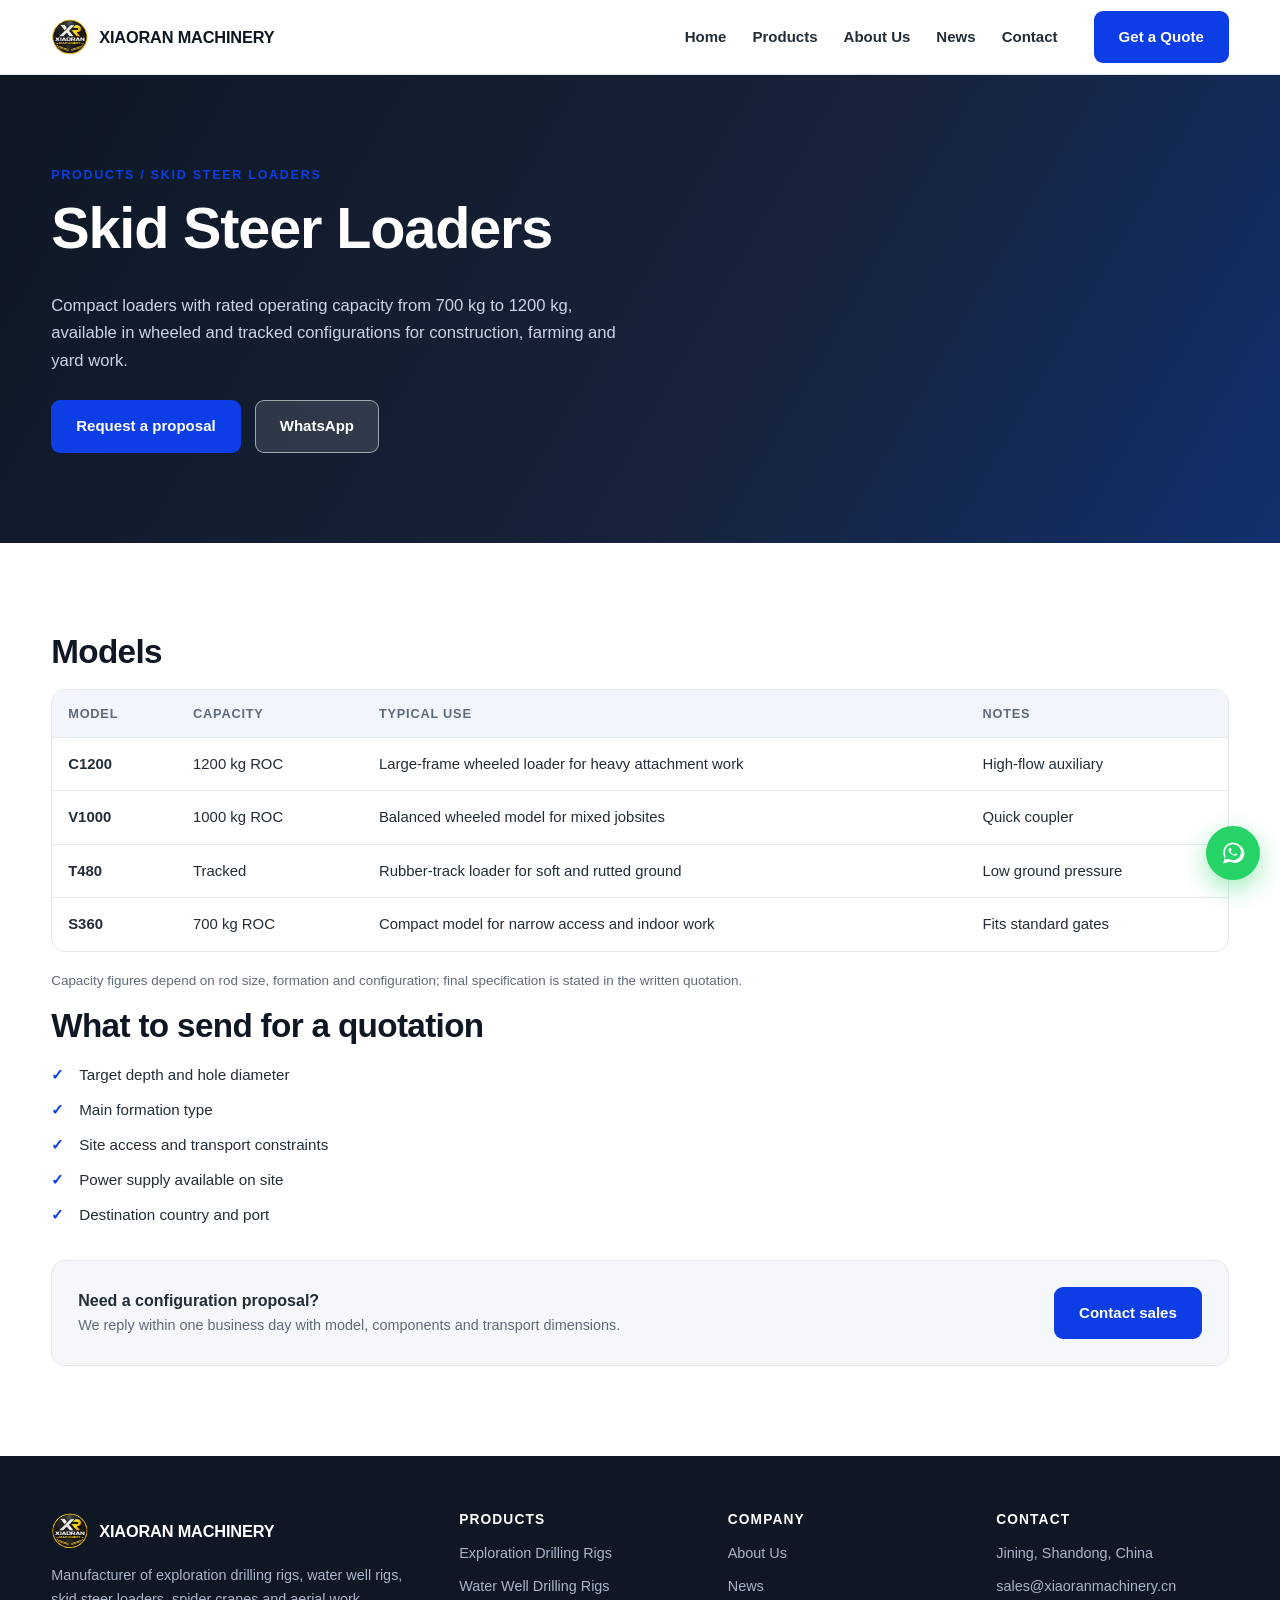
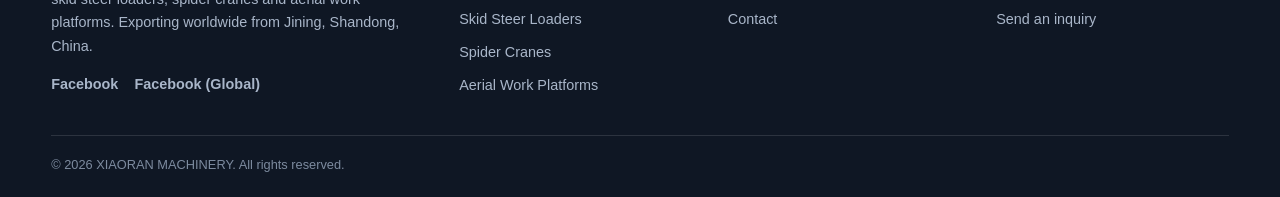
<file: products/skid-steer-loaders/index.html>
<!DOCTYPE html>
<html lang="en">
<head>
<meta charset="utf-8">
<meta name="viewport" content="width=device-width,initial-scale=1">
<title>Skid Steer Loaders | XIAORAN MACHINERY</title>
<meta name="description" content="Compact loaders with rated operating capacity from 700 kg to 1200 kg, available in wheeled and tracked configurations for construction, farming and ya">
<link rel="canonical" href="https://www.xiaoranmachinery.com/products/skid-steer-loaders/">
<meta property="og:type" content="website">
<meta property="og:site_name" content="XIAORAN MACHINERY">
<meta property="og:title" content="Skid Steer Loaders | XIAORAN MACHINERY">
<meta property="og:description" content="Compact loaders with rated operating capacity from 700 kg to 1200 kg, available in wheeled and tracked configurations for construction, farming and ya">
<meta property="og:image" content="https://www.xiaoranmachinery.com/assets/img/og-cover.webp">
<meta property="og:url" content="https://www.xiaoranmachinery.com/products/skid-steer-loaders/">
<meta name="twitter:card" content="summary_large_image">
<link rel="icon" href="/assets/img/logo.webp" type="image/webp">
<link rel="stylesheet" href="/assets/css/main.css">
<script type="application/ld+json">{"@context":"https://schema.org","@type":"Organization","@id":"https://www.xiaoranmachinery.com/#organization","name":"XIAORAN MACHINERY","url":"https://www.xiaoranmachinery.com/","logo":"https://www.xiaoranmachinery.com/assets/img/logo.webp","description":"Manufacturer and global supplier of exploration drilling rigs, water well drilling rigs, skid steer loaders, spider cranes and aerial work platforms, based in Jining, Shandong, China.","email":"sales@xiaoranmachinery.cn","address":{"@type":"PostalAddress","addressLocality":"Jining","addressRegion":"Shandong","addressCountry":"CN"},"sameAs":["https://www.facebook.com/profile.php?id=61591936822342","https://www.facebook.com/profile.php?id=61591527040105"]}</script>
</head>
<body>
<header class="site-header">
  <div class="wrap header-inner">
    <a class="logo" href="/"><img src="/assets/img/logo.webp" alt="XIAORAN MACHINERY logo" width="40" height="40"><span>XIAORAN MACHINERY</span></a>
    <nav class="nav">
      <a href="/">Home</a><a href="/products/">Products</a><a href="/about/">About Us</a><a href="/news/">News</a><a href="/contact/">Contact</a>
    </nav>
    <a class="btn btn-primary header-cta" href="/contact/">Get a Quote</a>
    <button class="nav-toggle" aria-label="Menu">☰</button>
  </div>
</header>

<main>
<section class="page-hero"><div class="wrap"><p class="eyebrow">Products / Skid Steer Loaders</p><h1>Skid Steer Loaders</h1><p class="lead">Compact loaders with rated operating capacity from 700 kg to 1200 kg, available in wheeled and tracked configurations for construction, farming and yard work.</p><div class="hero-actions"><a class="btn btn-primary" href="/contact/?product=skid-steer-loaders">Request a proposal</a><a class="btn btn-ghost" href="https://wa.me/8615668159010" target="_blank" rel="noopener">WhatsApp</a></div></div></section>
<section class="section"><div class="wrap">
  <h2>Models</h2>
  <div class="table-wrap"><table class="spec-table"><thead><tr><th>Model</th><th>Capacity</th><th>Typical use</th><th>Notes</th></tr></thead><tbody><tr><td><strong>C1200</strong></td><td>1200 kg ROC</td><td>Large-frame wheeled loader for heavy attachment work</td><td>High-flow auxiliary</td></tr><tr><td><strong>V1000</strong></td><td>1000 kg ROC</td><td>Balanced wheeled model for mixed jobsites</td><td>Quick coupler</td></tr><tr><td><strong>T480</strong></td><td>Tracked</td><td>Rubber-track loader for soft and rutted ground</td><td>Low ground pressure</td></tr><tr><td><strong>S360</strong></td><td>700 kg ROC</td><td>Compact model for narrow access and indoor work</td><td>Fits standard gates</td></tr></tbody></table></div>
  <p class="note">Capacity figures depend on rod size, formation and configuration; final specification is stated in the written quotation.</p>
  <h2>What to send for a quotation</h2>
  <ul class="checklist"><li>Target depth and hole diameter</li><li>Main formation type</li><li>Site access and transport constraints</li><li>Power supply available on site</li><li>Destination country and port</li></ul>
  <div class="inline-cta"><div><strong>Need a configuration proposal?</strong><p>We reply within one business day with model, components and transport dimensions.</p></div><a class="btn btn-primary" href="/contact/?product=skid-steer-loaders">Contact sales</a></div>
</div></section>
</main>
<footer class="site-footer">
  <div class="wrap foot-grid">
    <div class="foot-brand">
      <a class="logo" href="/"><img src="/assets/img/logo.webp" alt="XIAORAN MACHINERY logo" width="36" height="36"><span>XIAORAN MACHINERY</span></a>
      <p>Manufacturer of exploration drilling rigs, water well rigs, skid steer loaders, spider cranes and aerial work platforms. Exporting worldwide from Jining, Shandong, China.</p>
      <div class="foot-social"><a href="https://www.facebook.com/profile.php?id=61591936822342" target="_blank" rel="noopener">Facebook</a><a href="https://www.facebook.com/profile.php?id=61591527040105" target="_blank" rel="noopener">Facebook (Global)</a></div>
    </div>
    <div><h4>Products</h4><ul><li><a href="/products/exploration-drilling-rigs/">Exploration Drilling Rigs</a></li><li><a href="/products/water-well-drilling-rigs/">Water Well Drilling Rigs</a></li><li><a href="/products/skid-steer-loaders/">Skid Steer Loaders</a></li><li><a href="/products/spider-cranes/">Spider Cranes</a></li><li><a href="/products/aerial-work-platforms/">Aerial Work Platforms</a></li></ul></div>
    <div><h4>Company</h4><ul><li><a href="/about/">About Us</a></li><li><a href="/news/">News</a></li><li><a href="/contact/">Contact</a></li></ul></div>
    <div><h4>Contact</h4><ul class="foot-contact"><li>Jining, Shandong, China</li><li><a href="mailto:sales@xiaoranmachinery.cn">sales@xiaoranmachinery.cn</a></li><li><a href="/contact/">Send an inquiry</a></li></ul></div>
  </div>
  <div class="wrap copyright">© 2026 XIAORAN MACHINERY. All rights reserved.</div>
</footer>
<a class="wa-float" href="https://wa.me/8615668159010" target="_blank" rel="noopener" aria-label="Chat on WhatsApp">
  <svg viewBox="0 0 32 32" width="26" height="26" fill="currentColor"><path d="M16 3C9.4 3 4 8.4 4 15c0 2.3.6 4.4 1.7 6.2L4 29l8-2.1c1.7.9 3.7 1.4 5.9 1.4h.1c6.6 0 12-5.4 12-12S22.6 3 16 3zm0 21.8c-1.9 0-3.7-.5-5.2-1.4l-.4-.2-4.7 1.2 1.3-4.6-.3-.4A9.7 9.7 0 016.2 15c0-5.4 4.4-9.8 9.8-9.8S25.8 9.6 25.8 15s-4.4 9.8-9.8 9.8zm5.4-7.3c-.3-.1-1.7-.8-2-.9-.3-.1-.5-.1-.7.1-.2.3-.7.9-.9 1.1-.2.2-.3.2-.6.1-.3-.1-1.2-.4-2.3-1.4-.9-.8-1.4-1.7-1.6-2-.2-.3 0-.5.1-.6l.5-.6c.2-.2.2-.3.3-.5.1-.2 0-.4 0-.5 0-.1-.7-1.6-.9-2.2-.2-.4-.4-.4-.6-.4h-.5c-.2 0-.5.1-.7.3-.2.3-.9.9-.9 2.2s.9 2.5 1 2.7c.1.2 1.8 2.7 4.3 3.8.6.3 1.1.4 1.5.5.6.2 1.2.2 1.6.1.5-.1 1.7-.7 1.9-1.3.2-.7.2-1.2.2-1.3-.1-.2-.3-.3-.6-.4z"/></svg>
</a>
<script src="/assets/js/main.js" defer></script>
</body>
</html>
</file>
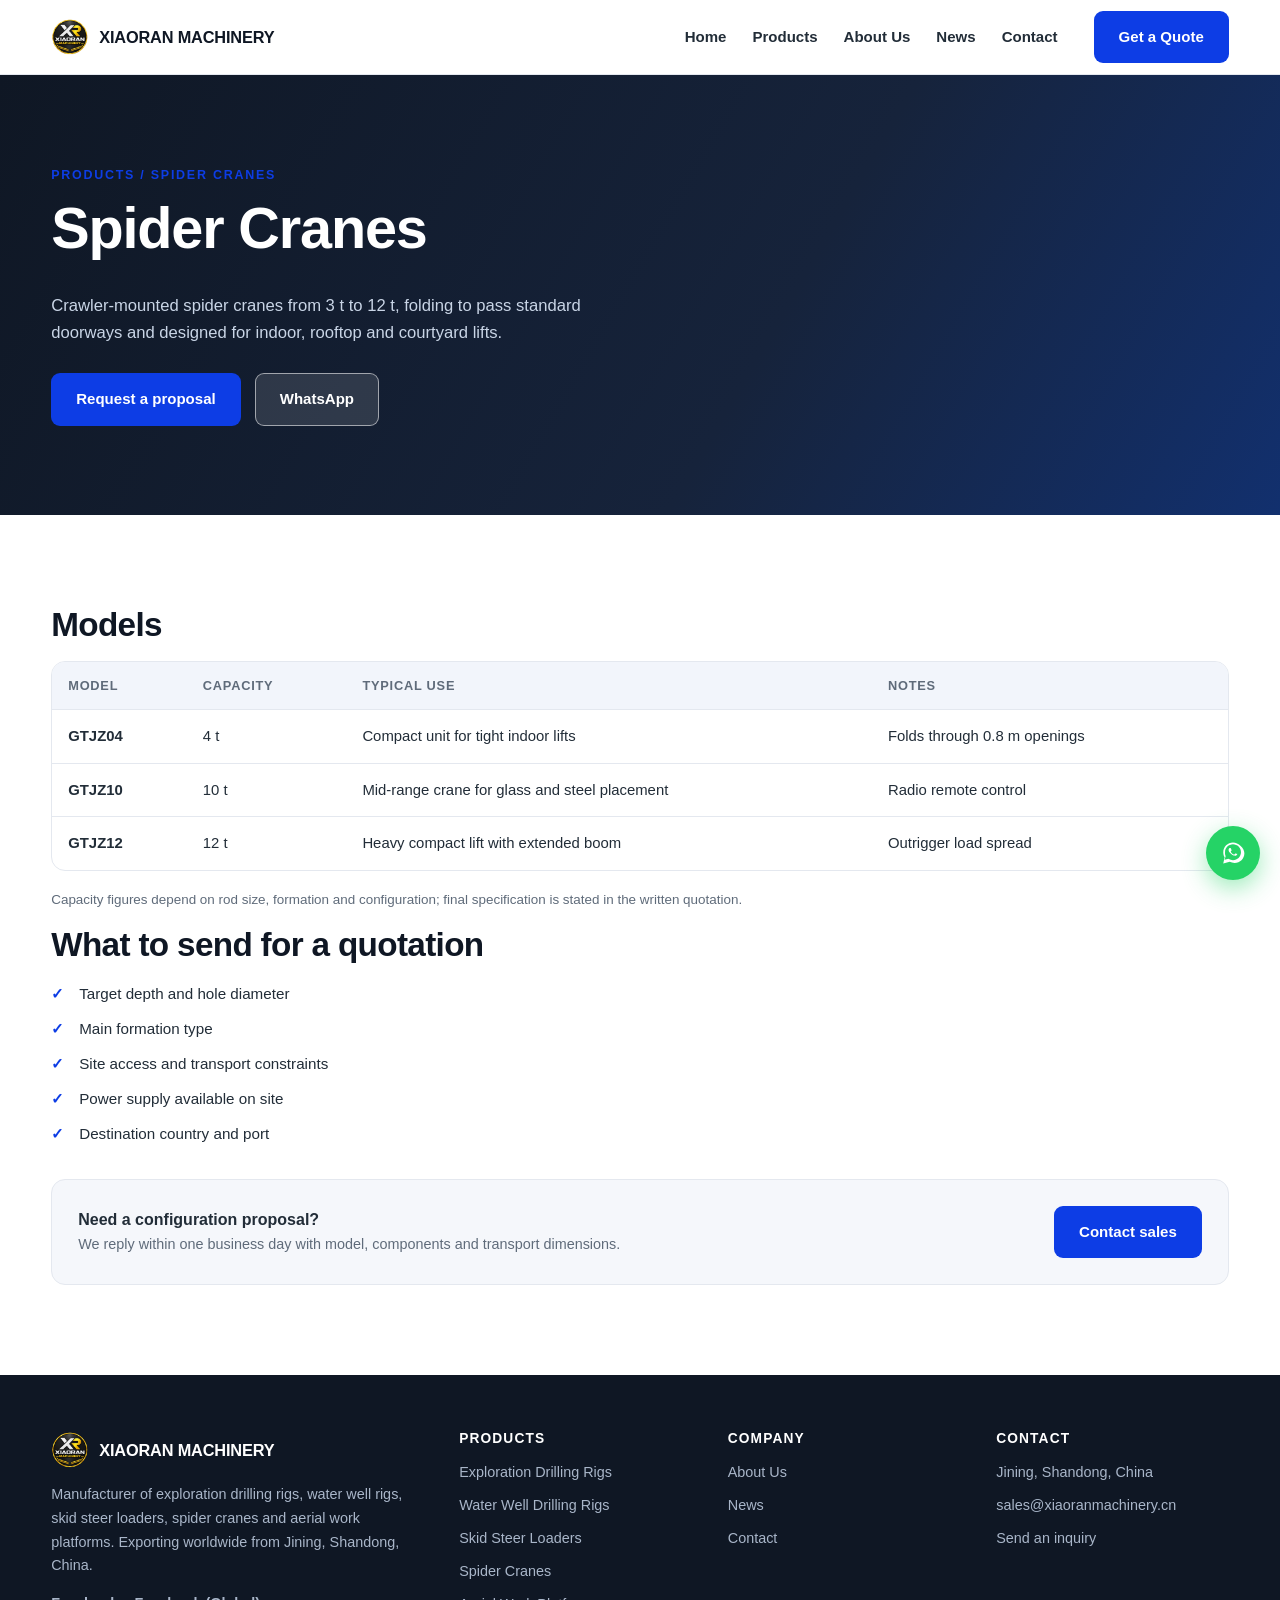
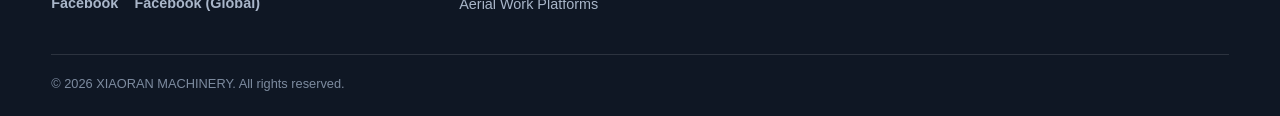
<file: products/spider-cranes/index.html>
<!DOCTYPE html>
<html lang="en">
<head>
<meta charset="utf-8">
<meta name="viewport" content="width=device-width,initial-scale=1">
<title>Spider Cranes | XIAORAN MACHINERY</title>
<meta name="description" content="Crawler-mounted spider cranes from 3 t to 12 t, folding to pass standard doorways and designed for indoor, rooftop and courtyard lifts.">
<link rel="canonical" href="https://www.xiaoranmachinery.com/products/spider-cranes/">
<meta property="og:type" content="website">
<meta property="og:site_name" content="XIAORAN MACHINERY">
<meta property="og:title" content="Spider Cranes | XIAORAN MACHINERY">
<meta property="og:description" content="Crawler-mounted spider cranes from 3 t to 12 t, folding to pass standard doorways and designed for indoor, rooftop and courtyard lifts.">
<meta property="og:image" content="https://www.xiaoranmachinery.com/assets/img/og-cover.webp">
<meta property="og:url" content="https://www.xiaoranmachinery.com/products/spider-cranes/">
<meta name="twitter:card" content="summary_large_image">
<link rel="icon" href="/assets/img/logo.webp" type="image/webp">
<link rel="stylesheet" href="/assets/css/main.css">
<script type="application/ld+json">{"@context":"https://schema.org","@type":"Organization","@id":"https://www.xiaoranmachinery.com/#organization","name":"XIAORAN MACHINERY","url":"https://www.xiaoranmachinery.com/","logo":"https://www.xiaoranmachinery.com/assets/img/logo.webp","description":"Manufacturer and global supplier of exploration drilling rigs, water well drilling rigs, skid steer loaders, spider cranes and aerial work platforms, based in Jining, Shandong, China.","email":"sales@xiaoranmachinery.cn","address":{"@type":"PostalAddress","addressLocality":"Jining","addressRegion":"Shandong","addressCountry":"CN"},"sameAs":["https://www.facebook.com/profile.php?id=61591936822342","https://www.facebook.com/profile.php?id=61591527040105"]}</script>
</head>
<body>
<header class="site-header">
  <div class="wrap header-inner">
    <a class="logo" href="/"><img src="/assets/img/logo.webp" alt="XIAORAN MACHINERY logo" width="40" height="40"><span>XIAORAN MACHINERY</span></a>
    <nav class="nav">
      <a href="/">Home</a><a href="/products/">Products</a><a href="/about/">About Us</a><a href="/news/">News</a><a href="/contact/">Contact</a>
    </nav>
    <a class="btn btn-primary header-cta" href="/contact/">Get a Quote</a>
    <button class="nav-toggle" aria-label="Menu">☰</button>
  </div>
</header>

<main>
<section class="page-hero"><div class="wrap"><p class="eyebrow">Products / Spider Cranes</p><h1>Spider Cranes</h1><p class="lead">Crawler-mounted spider cranes from 3 t to 12 t, folding to pass standard doorways and designed for indoor, rooftop and courtyard lifts.</p><div class="hero-actions"><a class="btn btn-primary" href="/contact/?product=spider-cranes">Request a proposal</a><a class="btn btn-ghost" href="https://wa.me/8615668159010" target="_blank" rel="noopener">WhatsApp</a></div></div></section>
<section class="section"><div class="wrap">
  <h2>Models</h2>
  <div class="table-wrap"><table class="spec-table"><thead><tr><th>Model</th><th>Capacity</th><th>Typical use</th><th>Notes</th></tr></thead><tbody><tr><td><strong>GTJZ04</strong></td><td>4 t</td><td>Compact unit for tight indoor lifts</td><td>Folds through 0.8 m openings</td></tr><tr><td><strong>GTJZ10</strong></td><td>10 t</td><td>Mid-range crane for glass and steel placement</td><td>Radio remote control</td></tr><tr><td><strong>GTJZ12</strong></td><td>12 t</td><td>Heavy compact lift with extended boom</td><td>Outrigger load spread</td></tr></tbody></table></div>
  <p class="note">Capacity figures depend on rod size, formation and configuration; final specification is stated in the written quotation.</p>
  <h2>What to send for a quotation</h2>
  <ul class="checklist"><li>Target depth and hole diameter</li><li>Main formation type</li><li>Site access and transport constraints</li><li>Power supply available on site</li><li>Destination country and port</li></ul>
  <div class="inline-cta"><div><strong>Need a configuration proposal?</strong><p>We reply within one business day with model, components and transport dimensions.</p></div><a class="btn btn-primary" href="/contact/?product=spider-cranes">Contact sales</a></div>
</div></section>
</main>
<footer class="site-footer">
  <div class="wrap foot-grid">
    <div class="foot-brand">
      <a class="logo" href="/"><img src="/assets/img/logo.webp" alt="XIAORAN MACHINERY logo" width="36" height="36"><span>XIAORAN MACHINERY</span></a>
      <p>Manufacturer of exploration drilling rigs, water well rigs, skid steer loaders, spider cranes and aerial work platforms. Exporting worldwide from Jining, Shandong, China.</p>
      <div class="foot-social"><a href="https://www.facebook.com/profile.php?id=61591936822342" target="_blank" rel="noopener">Facebook</a><a href="https://www.facebook.com/profile.php?id=61591527040105" target="_blank" rel="noopener">Facebook (Global)</a></div>
    </div>
    <div><h4>Products</h4><ul><li><a href="/products/exploration-drilling-rigs/">Exploration Drilling Rigs</a></li><li><a href="/products/water-well-drilling-rigs/">Water Well Drilling Rigs</a></li><li><a href="/products/skid-steer-loaders/">Skid Steer Loaders</a></li><li><a href="/products/spider-cranes/">Spider Cranes</a></li><li><a href="/products/aerial-work-platforms/">Aerial Work Platforms</a></li></ul></div>
    <div><h4>Company</h4><ul><li><a href="/about/">About Us</a></li><li><a href="/news/">News</a></li><li><a href="/contact/">Contact</a></li></ul></div>
    <div><h4>Contact</h4><ul class="foot-contact"><li>Jining, Shandong, China</li><li><a href="mailto:sales@xiaoranmachinery.cn">sales@xiaoranmachinery.cn</a></li><li><a href="/contact/">Send an inquiry</a></li></ul></div>
  </div>
  <div class="wrap copyright">© 2026 XIAORAN MACHINERY. All rights reserved.</div>
</footer>
<a class="wa-float" href="https://wa.me/8615668159010" target="_blank" rel="noopener" aria-label="Chat on WhatsApp">
  <svg viewBox="0 0 32 32" width="26" height="26" fill="currentColor"><path d="M16 3C9.4 3 4 8.4 4 15c0 2.3.6 4.4 1.7 6.2L4 29l8-2.1c1.7.9 3.7 1.4 5.9 1.4h.1c6.6 0 12-5.4 12-12S22.6 3 16 3zm0 21.8c-1.9 0-3.7-.5-5.2-1.4l-.4-.2-4.7 1.2 1.3-4.6-.3-.4A9.7 9.7 0 016.2 15c0-5.4 4.4-9.8 9.8-9.8S25.8 9.6 25.8 15s-4.4 9.8-9.8 9.8zm5.4-7.3c-.3-.1-1.7-.8-2-.9-.3-.1-.5-.1-.7.1-.2.3-.7.9-.9 1.1-.2.2-.3.2-.6.1-.3-.1-1.2-.4-2.3-1.4-.9-.8-1.4-1.7-1.6-2-.2-.3 0-.5.1-.6l.5-.6c.2-.2.2-.3.3-.5.1-.2 0-.4 0-.5 0-.1-.7-1.6-.9-2.2-.2-.4-.4-.4-.6-.4h-.5c-.2 0-.5.1-.7.3-.2.3-.9.9-.9 2.2s.9 2.5 1 2.7c.1.2 1.8 2.7 4.3 3.8.6.3 1.1.4 1.5.5.6.2 1.2.2 1.6.1.5-.1 1.7-.7 1.9-1.3.2-.7.2-1.2.2-1.3-.1-.2-.3-.3-.6-.4z"/></svg>
</a>
<script src="/assets/js/main.js" defer></script>
</body>
</html>
</file>
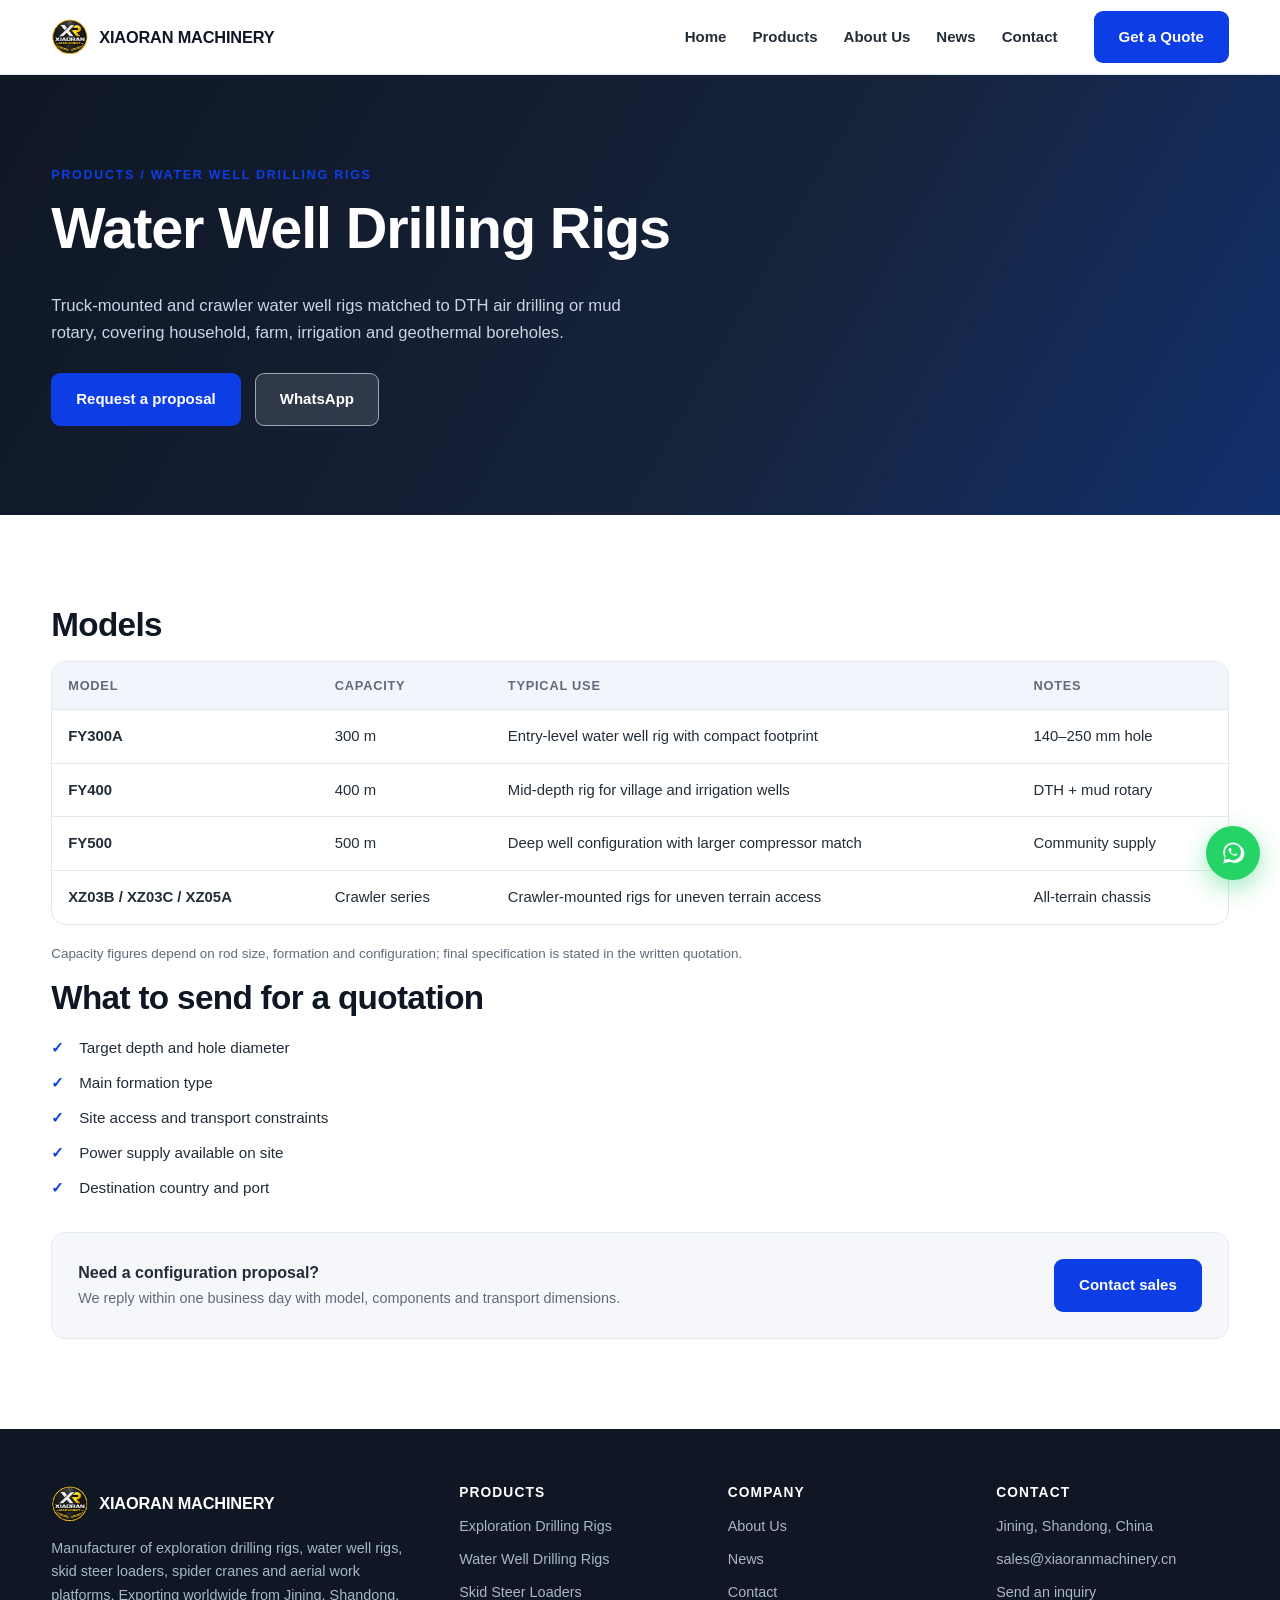
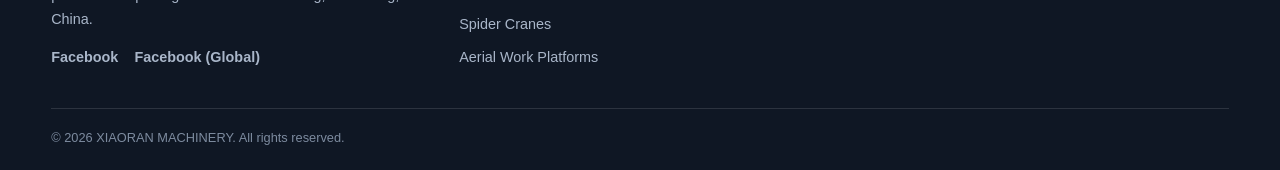
<file: products/water-well-drilling-rigs/index.html>
<!DOCTYPE html>
<html lang="en">
<head>
<meta charset="utf-8">
<meta name="viewport" content="width=device-width,initial-scale=1">
<title>Water Well Drilling Rigs | XIAORAN MACHINERY</title>
<meta name="description" content="Truck-mounted and crawler water well rigs matched to DTH air drilling or mud rotary, covering household, farm, irrigation and geothermal boreholes.">
<link rel="canonical" href="https://www.xiaoranmachinery.com/products/water-well-drilling-rigs/">
<meta property="og:type" content="website">
<meta property="og:site_name" content="XIAORAN MACHINERY">
<meta property="og:title" content="Water Well Drilling Rigs | XIAORAN MACHINERY">
<meta property="og:description" content="Truck-mounted and crawler water well rigs matched to DTH air drilling or mud rotary, covering household, farm, irrigation and geothermal boreholes.">
<meta property="og:image" content="https://www.xiaoranmachinery.com/assets/img/og-cover.webp">
<meta property="og:url" content="https://www.xiaoranmachinery.com/products/water-well-drilling-rigs/">
<meta name="twitter:card" content="summary_large_image">
<link rel="icon" href="/assets/img/logo.webp" type="image/webp">
<link rel="stylesheet" href="/assets/css/main.css">
<script type="application/ld+json">{"@context":"https://schema.org","@type":"Organization","@id":"https://www.xiaoranmachinery.com/#organization","name":"XIAORAN MACHINERY","url":"https://www.xiaoranmachinery.com/","logo":"https://www.xiaoranmachinery.com/assets/img/logo.webp","description":"Manufacturer and global supplier of exploration drilling rigs, water well drilling rigs, skid steer loaders, spider cranes and aerial work platforms, based in Jining, Shandong, China.","email":"sales@xiaoranmachinery.cn","address":{"@type":"PostalAddress","addressLocality":"Jining","addressRegion":"Shandong","addressCountry":"CN"},"sameAs":["https://www.facebook.com/profile.php?id=61591936822342","https://www.facebook.com/profile.php?id=61591527040105"]}</script>
</head>
<body>
<header class="site-header">
  <div class="wrap header-inner">
    <a class="logo" href="/"><img src="/assets/img/logo.webp" alt="XIAORAN MACHINERY logo" width="40" height="40"><span>XIAORAN MACHINERY</span></a>
    <nav class="nav">
      <a href="/">Home</a><a href="/products/">Products</a><a href="/about/">About Us</a><a href="/news/">News</a><a href="/contact/">Contact</a>
    </nav>
    <a class="btn btn-primary header-cta" href="/contact/">Get a Quote</a>
    <button class="nav-toggle" aria-label="Menu">☰</button>
  </div>
</header>

<main>
<section class="page-hero"><div class="wrap"><p class="eyebrow">Products / Water Well Drilling Rigs</p><h1>Water Well Drilling Rigs</h1><p class="lead">Truck-mounted and crawler water well rigs matched to DTH air drilling or mud rotary, covering household, farm, irrigation and geothermal boreholes.</p><div class="hero-actions"><a class="btn btn-primary" href="/contact/?product=water-well-drilling-rigs">Request a proposal</a><a class="btn btn-ghost" href="https://wa.me/8615668159010" target="_blank" rel="noopener">WhatsApp</a></div></div></section>
<section class="section"><div class="wrap">
  <h2>Models</h2>
  <div class="table-wrap"><table class="spec-table"><thead><tr><th>Model</th><th>Capacity</th><th>Typical use</th><th>Notes</th></tr></thead><tbody><tr><td><strong>FY300A</strong></td><td>300 m</td><td>Entry-level water well rig with compact footprint</td><td>140–250 mm hole</td></tr><tr><td><strong>FY400</strong></td><td>400 m</td><td>Mid-depth rig for village and irrigation wells</td><td>DTH + mud rotary</td></tr><tr><td><strong>FY500</strong></td><td>500 m</td><td>Deep well configuration with larger compressor match</td><td>Community supply</td></tr><tr><td><strong>XZ03B / XZ03C / XZ05A</strong></td><td>Crawler series</td><td>Crawler-mounted rigs for uneven terrain access</td><td>All-terrain chassis</td></tr></tbody></table></div>
  <p class="note">Capacity figures depend on rod size, formation and configuration; final specification is stated in the written quotation.</p>
  <h2>What to send for a quotation</h2>
  <ul class="checklist"><li>Target depth and hole diameter</li><li>Main formation type</li><li>Site access and transport constraints</li><li>Power supply available on site</li><li>Destination country and port</li></ul>
  <div class="inline-cta"><div><strong>Need a configuration proposal?</strong><p>We reply within one business day with model, components and transport dimensions.</p></div><a class="btn btn-primary" href="/contact/?product=water-well-drilling-rigs">Contact sales</a></div>
</div></section>
</main>
<footer class="site-footer">
  <div class="wrap foot-grid">
    <div class="foot-brand">
      <a class="logo" href="/"><img src="/assets/img/logo.webp" alt="XIAORAN MACHINERY logo" width="36" height="36"><span>XIAORAN MACHINERY</span></a>
      <p>Manufacturer of exploration drilling rigs, water well rigs, skid steer loaders, spider cranes and aerial work platforms. Exporting worldwide from Jining, Shandong, China.</p>
      <div class="foot-social"><a href="https://www.facebook.com/profile.php?id=61591936822342" target="_blank" rel="noopener">Facebook</a><a href="https://www.facebook.com/profile.php?id=61591527040105" target="_blank" rel="noopener">Facebook (Global)</a></div>
    </div>
    <div><h4>Products</h4><ul><li><a href="/products/exploration-drilling-rigs/">Exploration Drilling Rigs</a></li><li><a href="/products/water-well-drilling-rigs/">Water Well Drilling Rigs</a></li><li><a href="/products/skid-steer-loaders/">Skid Steer Loaders</a></li><li><a href="/products/spider-cranes/">Spider Cranes</a></li><li><a href="/products/aerial-work-platforms/">Aerial Work Platforms</a></li></ul></div>
    <div><h4>Company</h4><ul><li><a href="/about/">About Us</a></li><li><a href="/news/">News</a></li><li><a href="/contact/">Contact</a></li></ul></div>
    <div><h4>Contact</h4><ul class="foot-contact"><li>Jining, Shandong, China</li><li><a href="mailto:sales@xiaoranmachinery.cn">sales@xiaoranmachinery.cn</a></li><li><a href="/contact/">Send an inquiry</a></li></ul></div>
  </div>
  <div class="wrap copyright">© 2026 XIAORAN MACHINERY. All rights reserved.</div>
</footer>
<a class="wa-float" href="https://wa.me/8615668159010" target="_blank" rel="noopener" aria-label="Chat on WhatsApp">
  <svg viewBox="0 0 32 32" width="26" height="26" fill="currentColor"><path d="M16 3C9.4 3 4 8.4 4 15c0 2.3.6 4.4 1.7 6.2L4 29l8-2.1c1.7.9 3.7 1.4 5.9 1.4h.1c6.6 0 12-5.4 12-12S22.6 3 16 3zm0 21.8c-1.9 0-3.7-.5-5.2-1.4l-.4-.2-4.7 1.2 1.3-4.6-.3-.4A9.7 9.7 0 016.2 15c0-5.4 4.4-9.8 9.8-9.8S25.8 9.6 25.8 15s-4.4 9.8-9.8 9.8zm5.4-7.3c-.3-.1-1.7-.8-2-.9-.3-.1-.5-.1-.7.1-.2.3-.7.9-.9 1.1-.2.2-.3.2-.6.1-.3-.1-1.2-.4-2.3-1.4-.9-.8-1.4-1.7-1.6-2-.2-.3 0-.5.1-.6l.5-.6c.2-.2.2-.3.3-.5.1-.2 0-.4 0-.5 0-.1-.7-1.6-.9-2.2-.2-.4-.4-.4-.6-.4h-.5c-.2 0-.5.1-.7.3-.2.3-.9.9-.9 2.2s.9 2.5 1 2.7c.1.2 1.8 2.7 4.3 3.8.6.3 1.1.4 1.5.5.6.2 1.2.2 1.6.1.5-.1 1.7-.7 1.9-1.3.2-.7.2-1.2.2-1.3-.1-.2-.3-.3-.6-.4z"/></svg>
</a>
<script src="/assets/js/main.js" defer></script>
</body>
</html>
</file>
<file: assets/css/main.css>
:root{
  --blue:#0d3de5; --blue-2:#305af6; --dark:#0f1724; --ink:#222d38; --muted:#5f6b7a;
  --line:#e4e8ef; --bg:#ffffff; --bg-alt:#f5f7fb; --orange:#ff6600;
  --radius:14px; --shadow:0 8px 30px rgba(15,23,36,.08);
}
*{box-sizing:border-box}
html{scroll-behavior:smooth}
body{margin:0;font-family:"Inter","Helvetica Neue",-apple-system,"Segoe UI","Microsoft YaHei",sans-serif;color:var(--ink);background:var(--bg);line-height:1.65;-webkit-font-smoothing:antialiased}
img{max-width:100%;display:block}
a{color:var(--blue);text-decoration:none}
h1,h2,h3,h4{color:var(--dark);line-height:1.2;letter-spacing:-.02em;margin:0 0 .5em}
h1{font-size:clamp(2.1rem,4.6vw,3.6rem);font-weight:800}
h2{font-size:clamp(1.55rem,2.6vw,2.3rem);font-weight:800}
h3{font-size:1.12rem;font-weight:700}
p{margin:0 0 1em}
.wrap{width:min(1200px,92vw);margin:0 auto}
.eyebrow{font-size:.78rem;letter-spacing:.14em;text-transform:uppercase;color:var(--blue);font-weight:700;margin:0 0 .7em}

/* header */
.site-header{position:sticky;top:0;z-index:50;background:rgba(255,255,255,.94);backdrop-filter:blur(10px);border-bottom:1px solid var(--line)}
.header-inner{display:flex;align-items:center;gap:28px;height:74px}
.logo{display:flex;align-items:center;gap:10px;font-weight:800;color:var(--dark);font-size:1.02rem;letter-spacing:-.01em}
.logo img{width:38px;height:38px;object-fit:contain;border-radius:6px}
.nav{display:flex;gap:26px;margin-left:auto}
.nav a{color:var(--ink);font-weight:600;font-size:.94rem;position:relative;padding:6px 0}
.nav a:hover{color:var(--blue)}
.nav a:hover:after{content:"";position:absolute;left:0;right:0;bottom:0;height:2px;background:var(--blue);border-radius:2px}
.header-cta{margin-left:8px}
.nav-toggle{display:none;background:none;border:0;font-size:1.5rem;cursor:pointer;color:var(--dark)}

/* buttons */
.btn{display:inline-flex;align-items:center;justify-content:center;gap:8px;padding:13px 24px;border-radius:9px;font-weight:700;font-size:.94rem;transition:.18s;border:1.5px solid transparent;cursor:pointer}
.btn-primary{background:var(--blue);color:#fff}
.btn-primary:hover{background:#0a32c4;transform:translateY(-1px)}
.btn-outline{border-color:var(--blue);color:var(--blue);background:#fff}
.btn-outline:hover{background:#eef2ff}
.btn-ghost{background:rgba(255,255,255,.12);color:#fff;border-color:rgba(255,255,255,.55)}
.btn-ghost:hover{background:rgba(255,255,255,.22)}
.btn-light{background:#fff;color:var(--blue)}
.btn-light.ghost{background:transparent;color:#fff;border-color:rgba(255,255,255,.6)}
.link-more{font-weight:700;font-size:.9rem;white-space:nowrap}

/* hero */
.hero{position:relative;color:#fff;overflow:hidden;padding:0 0 0}
.hero-bg{position:absolute;inset:0;z-index:0}
.hero-bg img{width:100%;height:100%;object-fit:cover}
.hero-bg:after{content:"";position:absolute;inset:0;background:linear-gradient(100deg,rgba(8,16,32,.93) 0%,rgba(8,16,32,.78) 45%,rgba(13,61,229,.35) 100%)}
.hero-inner{position:relative;z-index:1;padding:clamp(60px,9vw,120px) 0 clamp(40px,6vw,70px);max-width:760px;}
.hero h1{color:#fff;max-width:17ch}
.hero .eyebrow{color:#7ea6ff}
.hero .lead{color:#d7e0ee;font-size:1.08rem;max-width:56ch}
.hero-actions{display:flex;gap:14px;flex-wrap:wrap;margin-top:26px}
.stat-bar{position:relative;z-index:1;display:grid;grid-template-columns:repeat(4,1fr);gap:1px;background:rgba(255,255,255,.16);border-radius:14px 14px 0 0;overflow:hidden;margin-top:10px}
.stat-bar>div{background:rgba(255,255,255,.08);padding:22px 18px;backdrop-filter:blur(4px)}
.stat-bar strong{display:block;font-size:1.65rem;color:#fff;font-weight:800}
.stat-bar span{font-size:.82rem;color:#c6d3e6;letter-spacing:.02em}
.page-hero{background:linear-gradient(120deg,var(--dark),#16233b 60%,#12306e);color:#fff;padding:clamp(56px,7vw,96px) 0}
.page-hero h1{color:#fff;max-width:24ch}
.page-hero .lead{color:#c9d5e6;max-width:62ch;font-size:1.04rem;margin-bottom:0}

/* sections */
.section{padding:clamp(56px,7vw,92px) 0}
.section.alt{background:var(--bg-alt)}
.section-head{display:flex;align-items:flex-end;justify-content:space-between;gap:20px;margin-bottom:38px;flex-wrap:wrap}
.section-head h2{margin:0}
.split{display:grid;grid-template-columns:1.15fr .85fr;gap:56px;align-items:start}
.split h2{margin-top:0}
.note{font-size:.84rem;color:var(--muted);margin-top:14px}
.stats-cards{display:grid;grid-template-columns:1fr 1fr;gap:16px}
.stat-card{background:#fff;border:1px solid var(--line);border-radius:var(--radius);padding:24px 20px;box-shadow:var(--shadow)}
.stat-card strong{display:block;font-size:1.8rem;color:var(--blue);font-weight:800;line-height:1.1}
.stat-card span{font-size:.84rem;color:var(--muted)}

/* grids & cards */
.grid-2{display:grid;grid-template-columns:1fr 1fr;gap:24px}
.grid-3{display:grid;grid-template-columns:repeat(3,1fr);gap:24px}
.grid-4{display:grid;grid-template-columns:repeat(4,1fr);gap:24px}
.card{background:#fff;border:1px solid var(--line);border-radius:var(--radius);overflow:hidden;box-shadow:var(--shadow);transition:.2s;display:flex;flex-direction:column}
.card:hover{transform:translateY(-3px);box-shadow:0 14px 40px rgba(15,23,36,.12)}
.card-img{aspect-ratio:16/10;overflow:hidden;background:#eef1f6}
.card-img img{width:100%;height:100%;object-fit:cover;transition:.35s}
.card:hover .card-img img{transform:scale(1.04)}
.card-body{padding:22px 22px 24px;display:flex;flex-direction:column;gap:8px;flex:1}
.card-body h3{margin:0;color:var(--dark)}
.card-body p{margin:0;color:var(--muted);font-size:.93rem}
.product-card .chip-row{margin-top:auto;display:flex;flex-wrap:wrap;gap:6px;padding-top:8px}
.chip{font-size:.74rem;font-weight:700;color:var(--blue);background:#eef2ff;border-radius:6px;padding:4px 9px;letter-spacing:.02em}
.product-card.wide .card-img{aspect-ratio:21/9}
.feature{padding:26px 22px;background:#fff;border:1px solid var(--line);border-radius:var(--radius)}
.feature h3{font-size:1.02rem;margin-bottom:.4em}
.feature p{font-size:.9rem;color:var(--muted);margin:0}

/* bars */
.bars{display:grid;gap:18px;max-width:760px}
.bar-row{display:grid;grid-template-columns:220px 1fr 60px;align-items:center;gap:16px;font-size:.92rem;font-weight:600}
.bar{height:9px;background:#e6ebf4;border-radius:99px;overflow:hidden}
.bar i{display:block;height:100%;background:linear-gradient(90deg,var(--blue),var(--blue-2));border-radius:99px}
.bar-row b{text-align:right;color:var(--blue)}
.visit-grid figure{margin:0;border-radius:var(--radius);overflow:hidden;background:#fff;border:1px solid var(--line)}
.visit-grid img{aspect-ratio:4/3;object-fit:cover;width:100%}
.visit-grid figcaption{padding:12px 14px;font-size:.83rem;color:var(--muted)}
.news-card .more{font-weight:700;font-size:.86rem;margin-top:auto;padding-top:6px}

/* table */
.table-wrap{overflow-x:auto;border:1px solid var(--line);border-radius:var(--radius);margin-bottom:18px}
.spec-table{width:100%;border-collapse:collapse;font-size:.93rem}
.spec-table th{background:#f2f5fb;text-align:left;padding:13px 16px;font-size:.8rem;letter-spacing:.06em;text-transform:uppercase;color:var(--muted);font-weight:700;border-bottom:1px solid var(--line)}
.spec-table td{padding:14px 16px;border-bottom:1px solid var(--line);vertical-align:top}
.spec-table tr:last-child td{border-bottom:0}
.checklist{list-style:none;padding:0;margin:0 0 32px;display:grid;gap:10px;max-width:620px}
.checklist li{padding-left:28px;position:relative;color:var(--ink);font-size:.95rem}
.checklist li:before{content:"✓";position:absolute;left:0;top:0;color:var(--blue);font-weight:800}
.steps{margin:0;padding-left:20px;display:grid;gap:12px}
.steps li{font-size:.95rem;color:var(--ink)}
.inline-cta{display:flex;align-items:center;justify-content:space-between;gap:24px;background:var(--bg-alt);border:1px solid var(--line);border-radius:var(--radius);padding:26px;flex-wrap:wrap}
.inline-cta p{margin:0;color:var(--muted);font-size:.9rem}

/* contact */
.contact-grid{display:grid;grid-template-columns:1.3fr .7fr;gap:44px;align-items:start}
.contact-form{background:#fff;border:1px solid var(--line);border-radius:var(--radius);padding:28px;box-shadow:var(--shadow)}
.field{display:grid;gap:6px;margin-bottom:16px}
.field label{font-size:.84rem;font-weight:700;color:var(--ink)}
.field input,.field select,.field textarea{width:100%;padding:12px 13px;border:1.5px solid var(--line);border-radius:9px;font-size:.94rem;font-family:inherit;color:var(--ink);background:#fbfcfe}
.field input:focus,.field select:focus,.field textarea:focus{outline:none;border-color:var(--blue);background:#fff}
.form-note{font-size:.78rem;color:var(--muted);margin:10px 0 0}
.contact-side{display:grid;gap:16px}
.contact-card{background:var(--bg-alt);border:1px solid var(--line);border-radius:var(--radius);padding:22px}
.contact-card h3{margin:0 0 8px;font-size:1rem}
.contact-card p{margin:0;font-size:.9rem;color:var(--muted)}
.contact-card .btn{margin-top:12px}

/* cta band */
.cta-band{background:linear-gradient(115deg,var(--blue),#0a2ea8 65%,#081f74);color:#fff;padding:clamp(48px,6vw,78px) 0}
.cta-band h2{color:#fff}
.cta-band p{color:#cfdbf3;max-width:62ch}
.cta-band .hero-actions{margin-top:8px}

/* footer */
.site-footer{background:var(--dark);color:#a9b6c9;padding:56px 0 22px;font-size:.9rem}
.foot-grid{display:grid;grid-template-columns:1.6fr 1fr 1fr 1fr;gap:36px}
.site-footer .logo{color:#fff;margin-bottom:14px}
.site-footer h4{color:#fff;font-size:.86rem;letter-spacing:.08em;text-transform:uppercase;margin-bottom:14px}
.site-footer ul{list-style:none;padding:0;margin:0;display:grid;gap:9px}
.site-footer a{color:#a9b6c9}
.site-footer a:hover{color:#fff}
.foot-social{display:flex;gap:16px;margin-top:14px;font-weight:600}
.copyright{border-top:1px solid rgba(255,255,255,.12);margin-top:38px;padding-top:18px;font-size:.8rem;color:#7d8b9f}

/* whatsapp float */
.wa-float{position:fixed;right:20px;bottom:20px;z-index:60;width:54px;height:54px;border-radius:50%;background:#25d366;color:#fff;display:flex;align-items:center;justify-content:center;box-shadow:0 8px 24px rgba(37,211,102,.45)}
.wa-float:hover{transform:translateY(-2px)}

/* responsive */
@media(max-width:980px){
  .grid-3,.grid-4{grid-template-columns:1fr 1fr}
  .split,.contact-grid{grid-template-columns:1fr;gap:32px}
  .stat-bar{grid-template-columns:1fr 1fr}
  .foot-grid{grid-template-columns:1fr 1fr}
  .bar-row{grid-template-columns:150px 1fr 50px}
}
@media(max-width:680px){
  .nav{display:none;position:absolute;top:74px;left:0;right:0;background:#fff;flex-direction:column;gap:0;padding:8px 4vw 16px;border-bottom:1px solid var(--line)}
  .nav.open{display:flex}
  .nav a{padding:12px 0;border-bottom:1px solid var(--line)}
  .nav-toggle{display:block;margin-left:auto}
  .header-cta{display:none}
  .grid-2,.grid-3,.grid-4,.stats-cards{grid-template-columns:1fr}
  .hero-inner{padding:52px 0 36px}
  .stat-bar>div{padding:16px 14px}
  .bar-row{grid-template-columns:1fr 50px;gap:10px}
  .bar-row span{grid-column:1/-1}
  .inline-cta{flex-direction:column;align-items:flex-start}
  .foot-grid{grid-template-columns:1fr}
}
</file>
